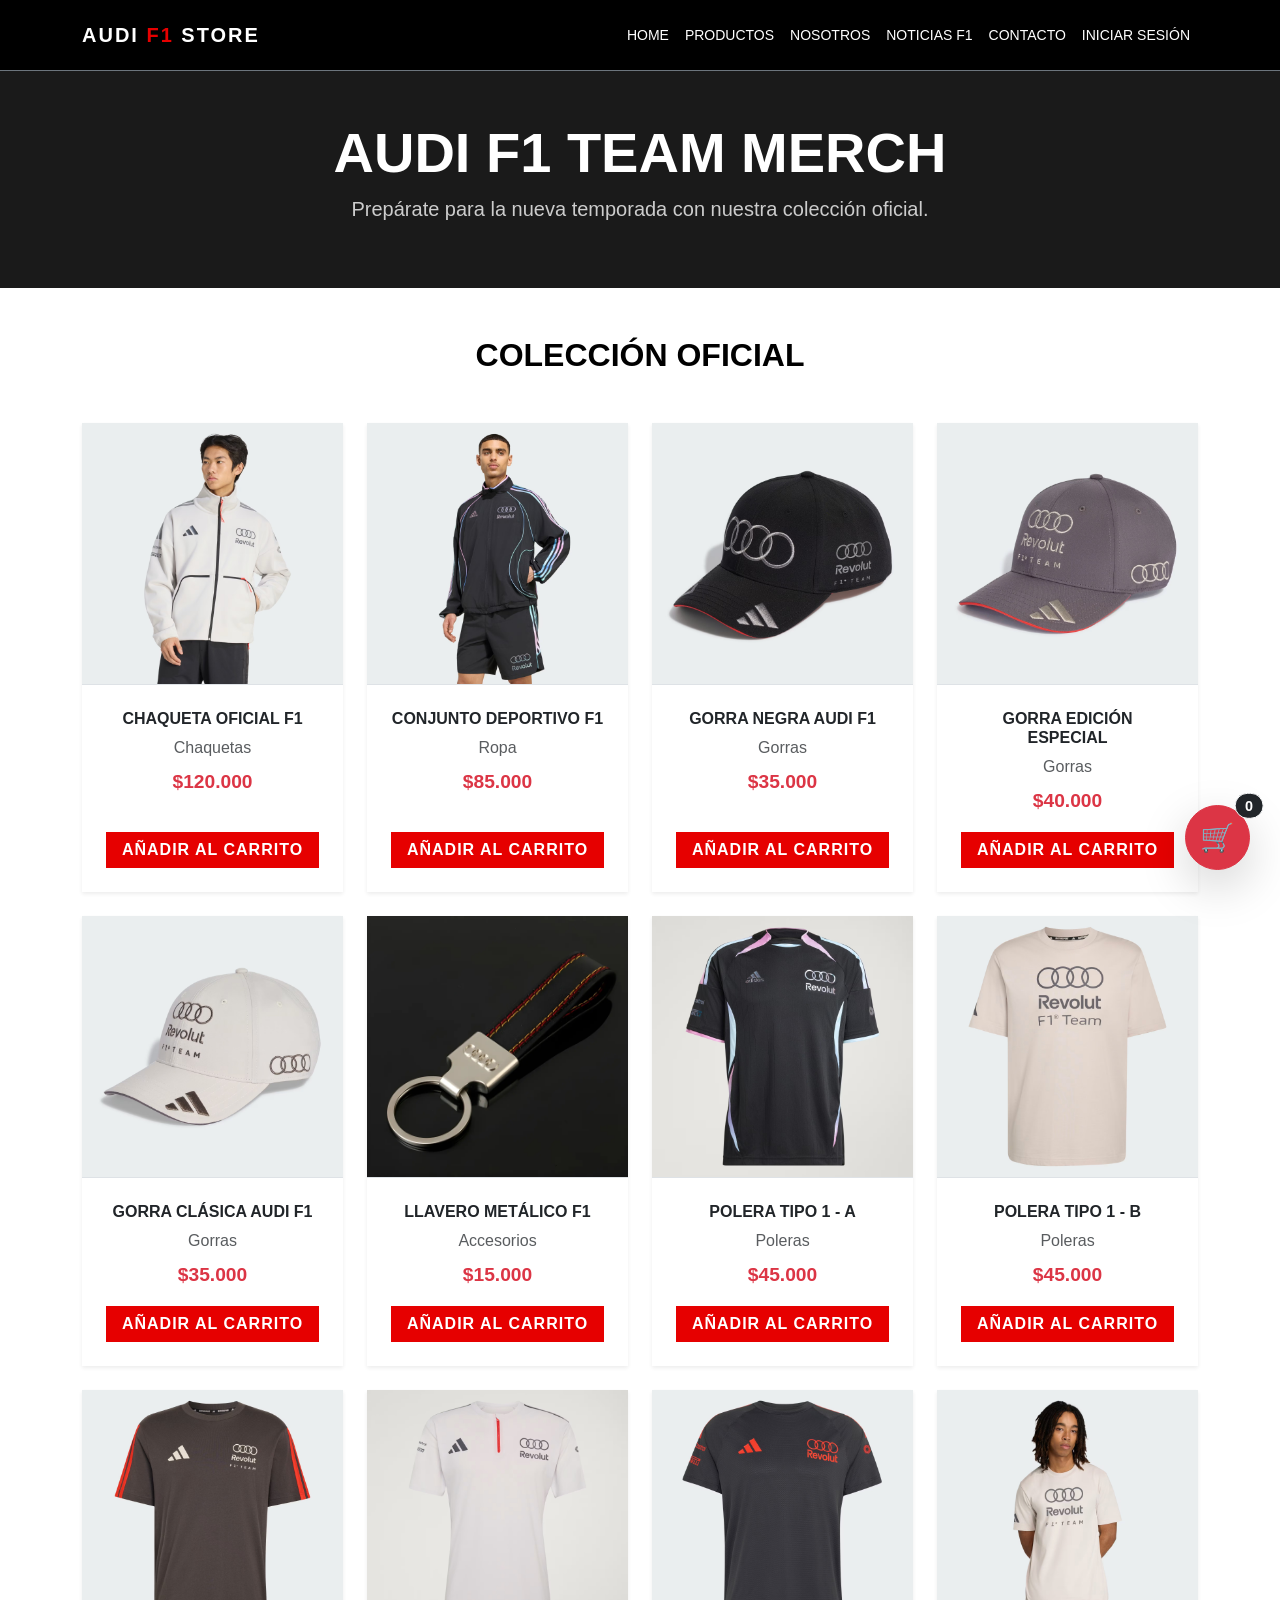
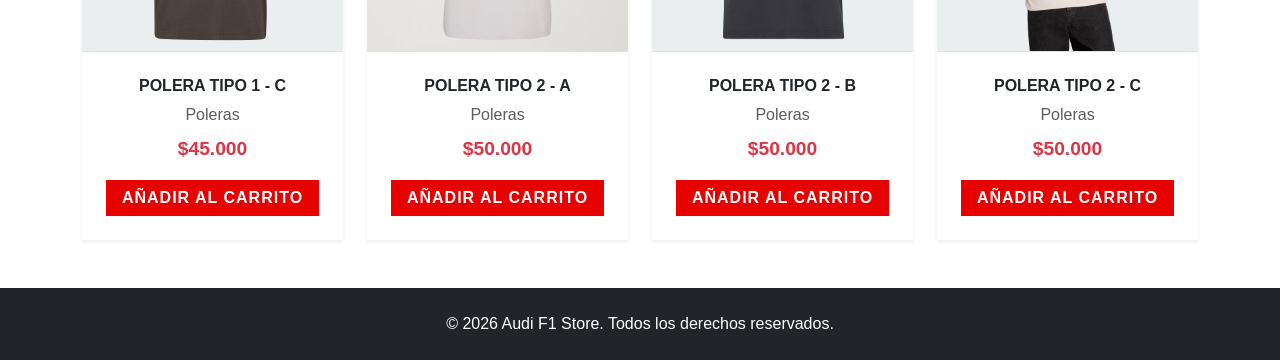
<file: index.html>
<!doctype html>

<html lang="es">
  <head>
    <!--definimos la codificacion del front en UTF-8 para compatibilidad con idioma hispanoamericano-->
    <meta charset="UTF-8" />
    <!--se definen configuraciones de la pagina-->
    <meta name="viewport" content="width=device-width, initial-scale=1.0" />

    <title>Audi F1 Store - Tienda Oficial</title>

    <!--Importamos bootstrap, luego nuestro propio style asegurando que por concepto de cascada, cuando utilicemos nuestros diseños, estos tomen mayor jerarquia-->
    <link href="https://cdn.jsdelivr.net/npm/bootstrap@5.3.3/dist/css/bootstrap.min.css" rel="stylesheet" />

    <link rel="stylesheet" href="css/styles.css" />
    <link rel="stylesheet" href="css/carrito.css" />
  </head>

  <body>
    <!-- Página principal de la tienda -->
    <header>
      <!--Aqui armamos nuestra barra superior. Usamos navbar-dark para textos blancos sobre fondos oscuros-->
      <nav class="navbar navbar-expand-lg navbar-dark border-bottom border-secondary">
        <div class="container">
          <!--  Icono inspirado en Audi F1 -->
          <a class="navbar-brand fw-bold" href="index.html">
            AUDI
            <span>F1</span>
            STORE
          </a>
          <button class="navbar-toggler" type="button" data-bs-toggle="collapse" data-bs-target="#menuTienda" aria-controls="menuTienda" aria-expanded="false" aria-label="Toggle navigation">
            <span class="navbar-toggler-icon"></span>
          </button>

          <div class="collapse navbar-collapse" id="menuTienda">
            <ul class="navbar-nav ms-auto mb-2 mb-lg-0">
              <li class="nav-item">
                <a class="nav-link active" href="index.html">Home</a>
              </li>
              <li class="nav-item">
                <a class="nav-link" href="views_tienda/productos.html">Productos</a>
              </li>
              <li class="nav-item">
                <a class="nav-link" href="views_tienda/nosotros.html">Nosotros</a>
              </li>
              <li class="nav-item">
                <a class="nav-link" href="views_tienda/blog.html">Noticias F1</a>
              </li>
              <li class="nav-item">
                <a class="nav-link" href="views_tienda/contacto.html">Contacto</a>
              </li>
              <li class="nav-item">
                <a class="nav-link" href="views_tienda/login.html">Iniciar Sesión</a>
              </li>
            </ul>
          </div>
        </div>
      </nav>
    </header>

    <!--aqui parte nuestro principal donde mostraremos los productos. La etiqueta main es clave para la semántica HTML5-->
    <main>
      <!-- Sección Hero Banner (Fondo oscuro por la clase bg-light sobreescrita en CSS) -->
      <section class="py-5 bg-light text-center">
        <div class="container">
          <h1 class="display-4 fw-bold">AUDI F1 TEAM MERCH</h1>
          <p class="lead">Prepárate para la nueva temporada con nuestra colección oficial.</p>
        </div>
      </section>

      <section class="container py-5">
        <h2 class="fw-bold text-uppercase text-center mb-5">Colección Oficial</h2>
        <!-- carrito.js inyecta aquí las tarjetas de producto -->
        <div class="row g-4" id="contenedor-productos">
          <p class="text-muted text-center">Cargando productos...</p>
        </div>
      </section>
    </main>

    <footer class="bg-dark text-white text-center py-4">
      <p class="mb-0">© 2026 Audi F1 Store. Todos los derechos reservados.</p>
    </footer>

    <!-- BURBUJA FLOTANTE DEL CARRITO -->
    <button
      class="btn btn-danger rounded-circle shadow-lg d-flex align-items-center justify-content-center btn-carrito-flotante"
      type="button"
      data-bs-toggle="offcanvas"
      data-bs-target="#offcanvasCarrito"
      aria-controls="offcanvasCarrito"
    >
      <span class="fs-3">🛒</span>
      <span id="contador-carrito" class="position-absolute top-0 start-100 translate-middle badge rounded-pill bg-dark border border-light fs-sm">0</span>
    </button>

    <!-- Burbuja/Panel lateral del carrito -->
    <div class="offcanvas offcanvas-end text-bg-dark" tabindex="-1" id="offcanvasCarrito" aria-labelledby="offcanvasCarritoLabel">
      <div class="offcanvas-header border-bottom border-secondary">
        <h5 class="offcanvas-title fw-bold" id="offcanvasCarritoLabel">TU RESUMEN</h5>
        <button type="button" class="btn-close btn-close-white" data-bs-dismiss="offcanvas" aria-label="Close"></button>
      </div>

      <div class="offcanvas-body d-flex flex-column">
        <div id="lista-carrito-burbuja" class="flex-grow-1 overflow-auto">
          <p class="text-muted text-center mt-4">Tu canasta está vacía</p>
        </div>

        <div class="mt-auto pt-3 border-top border-secondary">
          <a href="views_tienda/carrito.html" class="btn btn-danger w-100 fw-bold">VER CARRITO COMPLETO</a>
        </div>
      </div>
    </div>

    <script src="https://cdn.jsdelivr.net/npm/bootstrap@5.3.3/dist/js/bootstrap.bundle.min.js"></script>
    <script src="js/carrito.js"></script>
  </body>
</html>
</file>
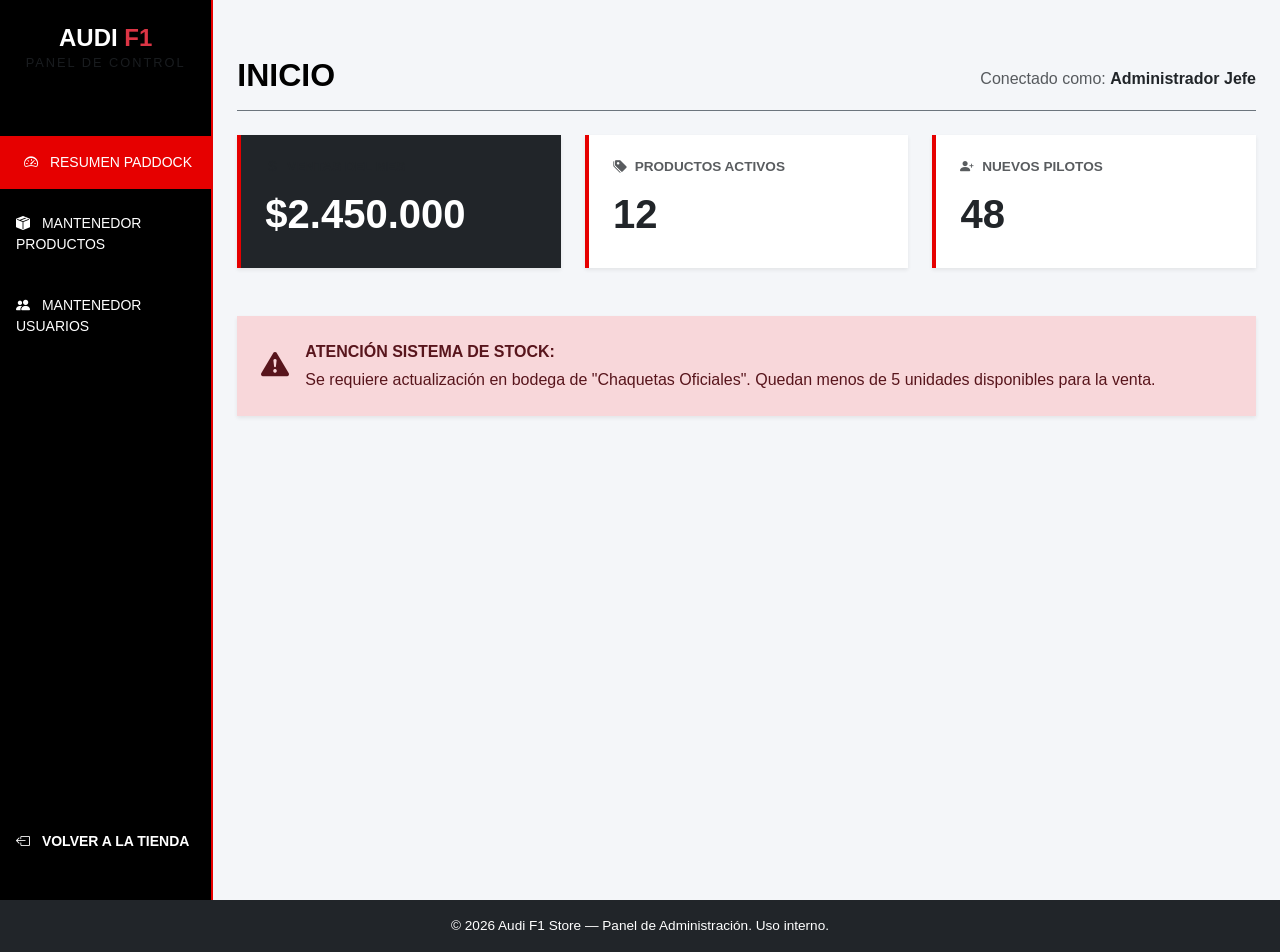
<file: views_admin/admin_home.html>
<!doctype html>
<html lang="es">
  <head>
    <meta charset="UTF-8" />
    <meta name="viewport" content="width=device-width, initial-scale=1.0" />
    <title>Dashboard - Audi F1 Admin</title>
    <!-- Importamos Bootstrap -->
    <link href="https://cdn.jsdelivr.net/npm/bootstrap@5.3.3/dist/css/bootstrap.min.css" rel="stylesheet" />
    <!-- Importamos la librería oficial de iconos de Bootstrap (Reemplazando los emojis) -->
    <link rel="stylesheet" href="https://cdn.jsdelivr.net/npm/bootstrap-icons@1.11.3/font/bootstrap-icons.min.css" />
    <link rel="stylesheet" href="../css/styles.css" />
    <link rel="stylesheet" href="../css/admin.css" />
  </head>
  <body class="admin-body">
    <div class="container-fluid">
      <div class="row">
        <!-- SIDEBAR: Menú Lateral -->
        <nav class="col-md-3 col-lg-2 d-md-block admin-sidebar sidebar px-0">
          <div class="position-sticky pt-4 d-flex flex-column vh-100">
            <div class="text-center mb-5 px-3">
              <h4 class="text-white fw-bold mb-0">
                AUDI
                <span class="text-danger">F1</span>
              </h4>
              <p class="text-muted admin-brand-subtitle">PANEL DE CONTROL</p>
            </div>

            <ul class="nav flex-column mb-auto">
              <li class="nav-item">
                <a class="nav-link active text-uppercase py-3" aria-current="page" href="admin_home.html">
                  <i class="bi bi-speedometer2 me-2"></i>
                  Resumen Paddock
                </a>
              </li>
              <li class="nav-item">
                <a class="nav-link text-uppercase py-3" href="admin_productos.html">
                  <i class="bi bi-box-seam-fill me-2"></i>
                  Mantenedor Productos
                </a>
              </li>
              <li class="nav-item">
                <a class="nav-link text-uppercase py-3" href="admin_usuarios.html">
                  <i class="bi bi-people-fill me-2"></i>
                  Mantenedor Usuarios
                </a>
              </li>
            </ul>

            <ul class="nav flex-column mt-auto mb-4">
              <li class="nav-item">
                <a class="nav-link text-danger fw-bold text-uppercase py-3" href="../index.html">
                  <i class="bi bi-box-arrow-left me-2"></i>
                  Volver a la Tienda
                </a>
              </li>
            </ul>
          </div>
        </nav>

        <!-- MAIN CONTENT -->
        <main class="col-md-9 ms-sm-auto col-lg-10 px-md-4 admin-content">
          <header class="d-flex justify-content-between flex-wrap flex-md-nowrap align-items-center pt-3 pb-2 mb-4 border-bottom border-secondary">
            <h1 class="h2 fw-bold text-uppercase">Inicio</h1>
            <div class="btn-toolbar mb-2 mb-md-0">
              <span class="text-muted">
                Conectado como:
                <strong class="text-dark">Administrador Jefe</strong>
              </span>
            </div>
          </header>

          <div class="row g-4 mb-5">
            <div class="col-md-4">
              <div class="card text-white bg-dark shadow-sm kpi-card">
                <div class="card-body p-4">
                  <h5 class="card-title text-muted text-uppercase fw-bold fs-xs">
                    <i class="bi bi-currency-dollar me-1"></i>
                    Ventas del Mes
                  </h5>
                  <p class="card-text fs-1 fw-bold mb-0">$2.450.000</p>
                </div>
              </div>
            </div>
            <div class="col-md-4">
              <div class="card bg-white shadow-sm kpi-card">
                <div class="card-body p-4">
                  <h5 class="card-title text-muted text-uppercase fw-bold fs-xs">
                    <i class="bi bi-tags-fill me-1"></i>
                    Productos Activos
                  </h5>
                  <p class="card-text fs-1 fw-bold mb-0 text-dark">12</p>
                </div>
              </div>
            </div>
            <div class="col-md-4">
              <div class="card bg-white shadow-sm kpi-card">
                <div class="card-body p-4">
                  <h5 class="card-title text-muted text-uppercase fw-bold fs-xs">
                    <i class="bi bi-person-plus-fill me-1"></i>
                    Nuevos Pilotos
                  </h5>
                  <p class="card-text fs-1 fw-bold mb-0 text-dark">48</p>
                </div>
              </div>
            </div>
          </div>

          <div class="alert alert-danger rounded-0 border-0 shadow-sm p-4 d-flex align-items-center" role="alert">
            <i class="bi bi-exclamation-triangle-fill fs-3 me-3"></i>
            <div>
              <strong class="d-block text-uppercase mb-1">Atención Sistema de Stock:</strong>
              Se requiere actualización en bodega de "Chaquetas Oficiales". Quedan menos de 5 unidades disponibles para la venta.
            </div>
          </div>
        </main>
      </div>
    </div>

    <footer class="bg-dark text-white text-center py-3">
      <p class="mb-0 fs-xs">© 2026 Audi F1 Store — Panel de Administración. Uso interno.</p>
    </footer>

    <script src="https://cdn.jsdelivr.net/npm/bootstrap@5.3.3/dist/js/bootstrap.bundle.min.js"></script>
  </body>
</html>
</file>
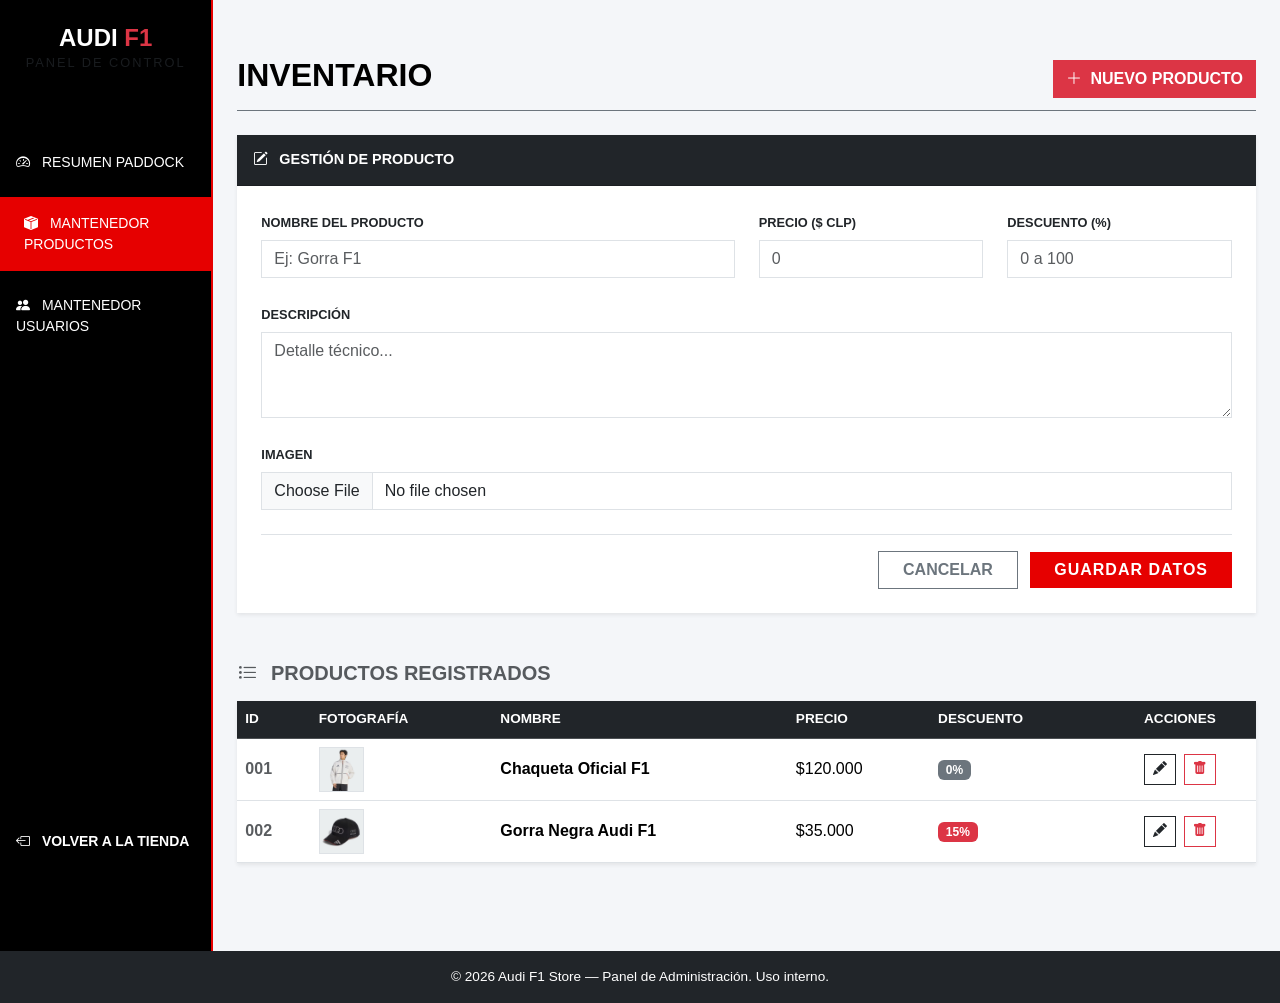
<file: views_admin/admin_productos.html>
<!doctype html>
<html lang="es">
  <head>
    <meta charset="UTF-8" />
    <meta name="viewport" content="width=device-width, initial-scale=1.0" />
    <title>Mantenedor Productos - Audi F1 Admin</title>
    <link href="https://cdn.jsdelivr.net/npm/bootstrap@5.3.3/dist/css/bootstrap.min.css" rel="stylesheet" />
    <link rel="stylesheet" href="https://cdn.jsdelivr.net/npm/bootstrap-icons@1.11.3/font/bootstrap-icons.min.css" />
    <link rel="stylesheet" href="../css/styles.css" />
    <link rel="stylesheet" href="../css/admin.css" />
  </head>
  <body class="admin-body">
    <!-- Vista de administración: menú lateral + mantenedor de productos -->
    <div class="container-fluid">
      <div class="row">
        <!-- SIDEBAR -->
        <nav class="col-md-3 col-lg-2 d-md-block admin-sidebar sidebar px-0">
          <div class="position-sticky pt-4 d-flex flex-column vh-100">
            <div class="text-center mb-5 px-3">
              <h4 class="text-white fw-bold mb-0">
                AUDI
                <span class="text-danger">F1</span>
              </h4>
              <p class="text-muted admin-brand-subtitle">PANEL DE CONTROL</p>
            </div>

            <ul class="nav flex-column mb-auto">
              <li class="nav-item">
                <a class="nav-link text-uppercase py-3" href="admin_home.html">
                  <i class="bi bi-speedometer2 me-2"></i>
                  Resumen Paddock
                </a>
              </li>
              <li class="nav-item">
                <a class="nav-link active text-uppercase py-3" aria-current="page" href="admin_productos.html">
                  <i class="bi bi-box-seam-fill me-2"></i>
                  Mantenedor Productos
                </a>
              </li>
              <li class="nav-item">
                <a class="nav-link text-uppercase py-3" href="admin_usuarios.html">
                  <i class="bi bi-people-fill me-2"></i>
                  Mantenedor Usuarios
                </a>
              </li>
            </ul>

            <ul class="nav flex-column mt-auto mb-4">
              <li class="nav-item">
                <a class="nav-link text-danger fw-bold text-uppercase py-3" href="../index.html">
                  <i class="bi bi-box-arrow-left me-2"></i>
                  Volver a la Tienda
                </a>
              </li>
            </ul>
          </div>
        </nav>

        <!-- MAIN CONTENT -->
        <main class="col-md-9 ms-sm-auto col-lg-10 px-md-4 admin-content">
          <header class="d-flex justify-content-between flex-wrap flex-md-nowrap align-items-center pt-3 pb-2 mb-4 border-bottom border-secondary">
            <h1 class="h2 fw-bold text-uppercase">Inventario</h1>
            <button class="btn btn-danger rounded-0 fw-bold">
              <i class="bi bi-plus-lg me-1"></i>
              NUEVO PRODUCTO
            </button>
          </header>

          <!-- FORMULARIO DE PRODUCTO (CRUD) -->
          <div class="card border-0 shadow-sm rounded-0 mb-5">
            <div class="card-header bg-dark text-white rounded-0 py-3">
              <h5 class="mb-0 fw-bold text-uppercase fs-sm">
                <i class="bi bi-pencil-square me-2"></i>
                Gestión de Producto
              </h5>
            </div>
            <div class="card-body p-4 bg-white">
              <div id="admin-producto-error" class="alert alert-danger d-none rounded-0 border-0" role="alert"></div>

              <form id="form-admin-producto" novalidate>
                <div class="row g-4">
                  <div class="col-md-6">
                    <label for="prod-nombre" class="form-label text-uppercase fw-bold fs-xxs">Nombre del Producto</label>
                    <input type="text" id="prod-nombre" name="prod-nombre" autocomplete="off" class="form-control rounded-0" placeholder="Ej: Gorra F1" required />
                  </div>

                  <div class="col-md-3">
                    <label for="prod-precio" class="form-label text-uppercase fw-bold fs-xxs">Precio ($ CLP)</label>
                    <input type="number" id="prod-precio" name="prod-precio" class="form-control rounded-0" placeholder="0" min="1" required />
                  </div>

                  <div class="col-md-3">
                    <label for="prod-descuento" class="form-label text-uppercase fw-bold fs-xxs">Descuento (%)</label>
                    <input type="number" id="prod-descuento" name="prod-descuento" class="form-control rounded-0" placeholder="0 a 100" min="0" max="100" />
                  </div>

                  <div class="col-md-12">
                    <label for="prod-desc" class="form-label text-uppercase fw-bold fs-xxs">Descripción</label>
                    <textarea id="prod-desc" name="prod-desc" class="form-control rounded-0" rows="3" placeholder="Detalle técnico..."></textarea>
                  </div>

                  <div class="col-md-12">
                    <label for="prod-imagen" class="form-label text-uppercase fw-bold fs-xxs">Imagen</label>
                    <input type="file" id="prod-imagen" name="prod-imagen" class="form-control rounded-0" accept="image/png, image/jpeg" required />
                  </div>
                </div>
                <div class="mt-4 text-end border-top pt-3">
                  <button type="button" class="btn btn-outline-secondary rounded-0 fw-bold me-2 px-4">CANCELAR</button>
                  <button type="submit" class="btn btn-dark rounded-0 fw-bold px-4">GUARDAR DATOS</button>
                </div>
              </form>
            </div>
          </div>

          <!-- TABLA DE LISTADO DE PRODUCTOS -->
          <h5 class="fw-bold text-uppercase mb-3 text-muted">
            <i class="bi bi-list-task me-2"></i>
            Productos Registrados
          </h5>
          <div class="table-responsive bg-white shadow-sm border-0 mb-5">
            <table class="table table-hover mb-0 align-middle">
              <thead class="table-dark">
                <tr class="text-uppercase fs-xs">
                  <th scope="col">ID</th>
                  <th scope="col">FOTOGRAFÍA</th>
                  <th scope="col">NOMBRE</th>
                  <th scope="col">PRECIO</th>
                  <th scope="col">DESCUENTO</th>
                  <th scope="col" class="text-center">ACCIONES</th>
                </tr>
              </thead>
              <tbody>
                <tr>
                  <td class="fw-bold text-muted">001</td>
                  <td><img src="../img/Chaqueta_1.jpeg" alt="Chaqueta" class="border admin-thumb" /></td>
                  <td class="fw-bold">Chaqueta Oficial F1</td>
                  <td>$120.000</td>
                  <td><span class="badge bg-secondary">0%</span></td>
                  <td class="text-center">
                    <button class="btn btn-sm btn-outline-dark rounded-0 me-1" title="Editar"><i class="bi bi-pencil-fill"></i></button>
                    <button class="btn btn-sm btn-outline-danger rounded-0" title="Eliminar"><i class="bi bi-trash-fill"></i></button>
                  </td>
                </tr>
                <tr>
                  <td class="fw-bold text-muted">002</td>
                  <td><img src="../img/Gorra1.jpeg" alt="Gorra" class="border admin-thumb" /></td>
                  <td class="fw-bold">Gorra Negra Audi F1</td>
                  <td>$35.000</td>
                  <td><span class="badge bg-danger">15%</span></td>
                  <td class="text-center">
                    <button class="btn btn-sm btn-outline-dark rounded-0 me-1" title="Editar"><i class="bi bi-pencil-fill"></i></button>
                    <button class="btn btn-sm btn-outline-danger rounded-0" title="Eliminar"><i class="bi bi-trash-fill"></i></button>
                  </td>
                </tr>
              </tbody>
            </table>
          </div>
        </main>
      </div>
    </div>

    <footer class="bg-dark text-white text-center py-3">
      <p class="mb-0 fs-xs">© 2026 Audi F1 Store — Panel de Administración. Uso interno.</p>
    </footer>

    <script src="https://cdn.jsdelivr.net/npm/bootstrap@5.3.3/dist/js/bootstrap.bundle.min.js"></script>
    <script src="../js/admin_validaciones.js"></script>
  </body>
</html>
</file>
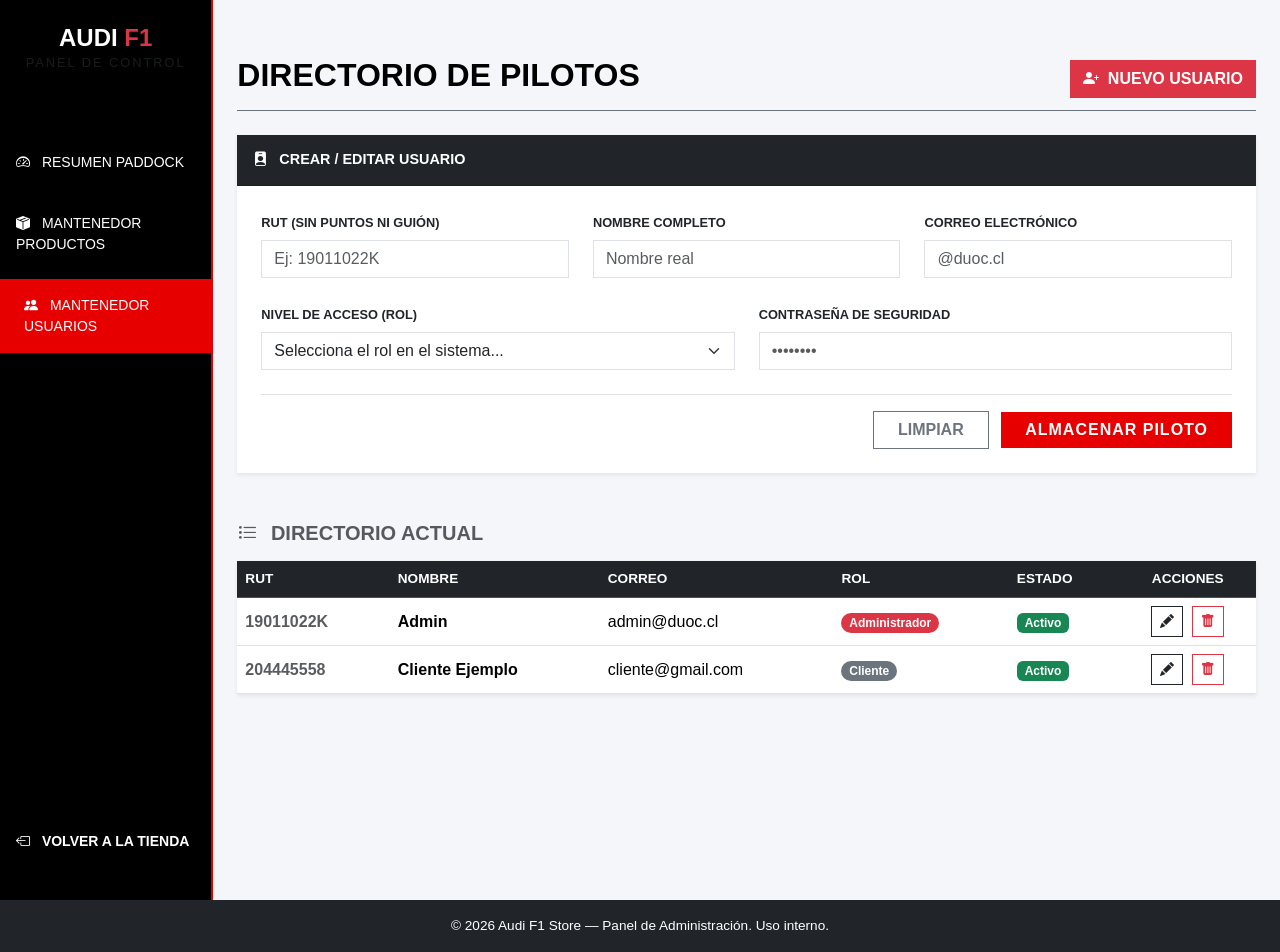
<file: views_admin/admin_usuarios.html>
<!doctype html>
<html lang="es">
  <head>
    <meta charset="UTF-8" />
    <meta name="viewport" content="width=device-width, initial-scale=1.0" />
    <title>Mantenedor Usuarios - Audi F1 Admin</title>
    <link href="https://cdn.jsdelivr.net/npm/bootstrap@5.3.3/dist/css/bootstrap.min.css" rel="stylesheet" />
    <link rel="stylesheet" href="https://cdn.jsdelivr.net/npm/bootstrap-icons@1.11.3/font/bootstrap-icons.min.css" />
    <link rel="stylesheet" href="../css/styles.css" />
    <link rel="stylesheet" href="../css/admin.css" />
  </head>
  <body class="admin-body">
    <div class="container-fluid">
      <div class="row">
        <!-- SIDEBAR: Navegación Lateral Dinámica -->
        <nav class="col-md-3 col-lg-2 d-md-block admin-sidebar sidebar px-0">
          <div class="position-sticky pt-4 d-flex flex-column vh-100">
            <div class="text-center mb-5 px-3">
              <h4 class="text-white fw-bold mb-0">
                AUDI
                <span class="text-danger">F1</span>
              </h4>
              <p class="text-muted admin-brand-subtitle">PANEL DE CONTROL</p>
            </div>

            <ul class="nav flex-column mb-auto">
              <li class="nav-item">
                <a class="nav-link text-uppercase py-3" href="admin_home.html">
                  <i class="bi bi-speedometer2 me-2"></i>
                  Resumen Paddock
                </a>
              </li>
              <li class="nav-item">
                <a class="nav-link text-uppercase py-3" href="admin_productos.html">
                  <i class="bi bi-box-seam-fill me-2"></i>
                  Mantenedor Productos
                </a>
              </li>
              <li class="nav-item">
                <a class="nav-link active text-uppercase py-3" aria-current="page" href="admin_usuarios.html">
                  <i class="bi bi-people-fill me-2"></i>
                  Mantenedor Usuarios
                </a>
              </li>
            </ul>

            <ul class="nav flex-column mt-auto mb-4">
              <li class="nav-item">
                <a class="nav-link text-danger fw-bold text-uppercase py-3" href="../index.html">
                  <i class="bi bi-box-arrow-left me-2"></i>
                  Volver a la Tienda
                </a>
              </li>
            </ul>
          </div>
        </nav>

        <!-- MAIN CONTENT -->
        <main class="col-md-9 ms-sm-auto col-lg-10 px-md-4 admin-content">
          <header class="d-flex justify-content-between flex-wrap flex-md-nowrap align-items-center pt-3 pb-2 mb-4 border-bottom border-secondary">
            <h1 class="h2 fw-bold text-uppercase">Directorio de Pilotos</h1>
            <button class="btn btn-danger rounded-0 fw-bold">
              <i class="bi bi-person-plus-fill me-1"></i>
              NUEVO USUARIO
            </button>
          </header>

          <!-- FORMULARIO DE USUARIO (CRUD) -->
          <div class="card border-0 shadow-sm rounded-0 mb-5">
            <div class="card-header bg-dark text-white rounded-0 py-3">
              <h5 class="mb-0 fw-bold text-uppercase fs-sm">
                <i class="bi bi-person-badge-fill me-2"></i>
                Crear / Editar Usuario
              </h5>
            </div>
            <div class="card-body p-4 bg-white">
              <div id="admin-usuario-error" class="alert alert-danger d-none rounded-0 border-0" role="alert"></div>

              <form id="form-admin-usuario" novalidate>
                <div class="row g-4">
                  <div class="col-md-4">
                    <label for="usr-rut" class="form-label text-uppercase fw-bold fs-xxs">RUT (Sin puntos ni guión)</label>
                    <input type="text" id="usr-rut" name="usr-rut" autocomplete="off" class="form-control rounded-0" placeholder="Ej: 19011022K" required />
                  </div>
                  <div class="col-md-4">
                    <label for="usr-nombre" class="form-label text-uppercase fw-bold fs-xxs">Nombre Completo</label>
                    <input type="text" id="usr-nombre" name="usr-nombre" autocomplete="name" class="form-control rounded-0" placeholder="Nombre real" required />
                  </div>
                  <div class="col-md-4">
                    <label for="usr-correo" class="form-label text-uppercase fw-bold fs-xxs">Correo Electrónico</label>
                    <input type="email" id="usr-correo" name="usr-correo" autocomplete="email" class="form-control rounded-0" placeholder="@duoc.cl" required />
                  </div>
                  <div class="col-md-6">
                    <label for="usr-rol" class="form-label text-uppercase fw-bold fs-xxs">Nivel de Acceso (Rol)</label>
                    <select id="usr-rol" name="usr-rol" class="form-select rounded-0" required>
                      <option selected disabled>Selecciona el rol en el sistema...</option>
                      <option value="Administrador">Administrador (Control Total)</option>
                      <option value="Cliente">Cliente Estándar</option>
                    </select>
                  </div>
                  <div class="col-md-6">
                    <label for="usr-pass" class="form-label text-uppercase fw-bold fs-xxs">Contraseña de Seguridad</label>
                    <input type="password" id="usr-pass" name="usr-pass" autocomplete="new-password" class="form-control rounded-0" placeholder="••••••••" required />
                  </div>
                </div>
                <div class="mt-4 text-end border-top pt-3">
                  <button type="button" class="btn btn-outline-secondary rounded-0 fw-bold me-2 px-4">LIMPIAR</button>
                  <button type="submit" class="btn btn-dark rounded-0 fw-bold px-4">ALMACENAR PILOTO</button>
                </div>
              </form>
            </div>
          </div>

          <!-- TABLA DE LISTADO DE USUARIOS -->
          <h5 class="fw-bold text-uppercase mb-3 text-muted">
            <i class="bi bi-list-task me-2"></i>
            Directorio Actual
          </h5>
          <div class="table-responsive bg-white shadow-sm border-0 mb-5">
            <table class="table table-hover mb-0 align-middle">
              <thead class="table-dark">
                <tr class="text-uppercase fs-xs">
                  <th scope="col">RUT</th>
                  <th scope="col">NOMBRE</th>
                  <th scope="col">CORREO</th>
                  <th scope="col">ROL</th>
                  <th scope="col">ESTADO</th>
                  <th scope="col" class="text-center">ACCIONES</th>
                </tr>
              </thead>
              <tbody>
                <tr>
                  <td class="fw-bold text-muted">19011022K</td>
                  <td class="fw-bold">Admin</td>
                  <td>admin@duoc.cl</td>
                  <td><span class="badge bg-danger rounded-pill">Administrador</span></td>
                  <td><span class="badge bg-success">Activo</span></td>
                  <td class="text-center">
                    <button class="btn btn-sm btn-outline-dark rounded-0 me-1" title="Editar"><i class="bi bi-pencil-fill"></i></button>
                    <button class="btn btn-sm btn-outline-danger rounded-0" title="Eliminar"><i class="bi bi-trash-fill"></i></button>
                  </td>
                </tr>
                <tr>
                  <td class="fw-bold text-muted">204445558</td>
                  <td class="fw-bold">Cliente Ejemplo</td>
                  <td>cliente@gmail.com</td>
                  <td><span class="badge bg-secondary rounded-pill">Cliente</span></td>
                  <td><span class="badge bg-success">Activo</span></td>
                  <td class="text-center">
                    <button class="btn btn-sm btn-outline-dark rounded-0 me-1" title="Editar"><i class="bi bi-pencil-fill"></i></button>
                    <button class="btn btn-sm btn-outline-danger rounded-0" title="Eliminar"><i class="bi bi-trash-fill"></i></button>
                  </td>
                </tr>
              </tbody>
            </table>
          </div>
        </main>
      </div>
    </div>

    <footer class="bg-dark text-white text-center py-3">
      <p class="mb-0 fs-xs">© 2026 Audi F1 Store — Panel de Administración. Uso interno.</p>
    </footer>

    <script src="https://cdn.jsdelivr.net/npm/bootstrap@5.3.3/dist/js/bootstrap.bundle.min.js"></script>
    <script src="../js/admin_validaciones.js"></script>
  </body>
</html>
</file>
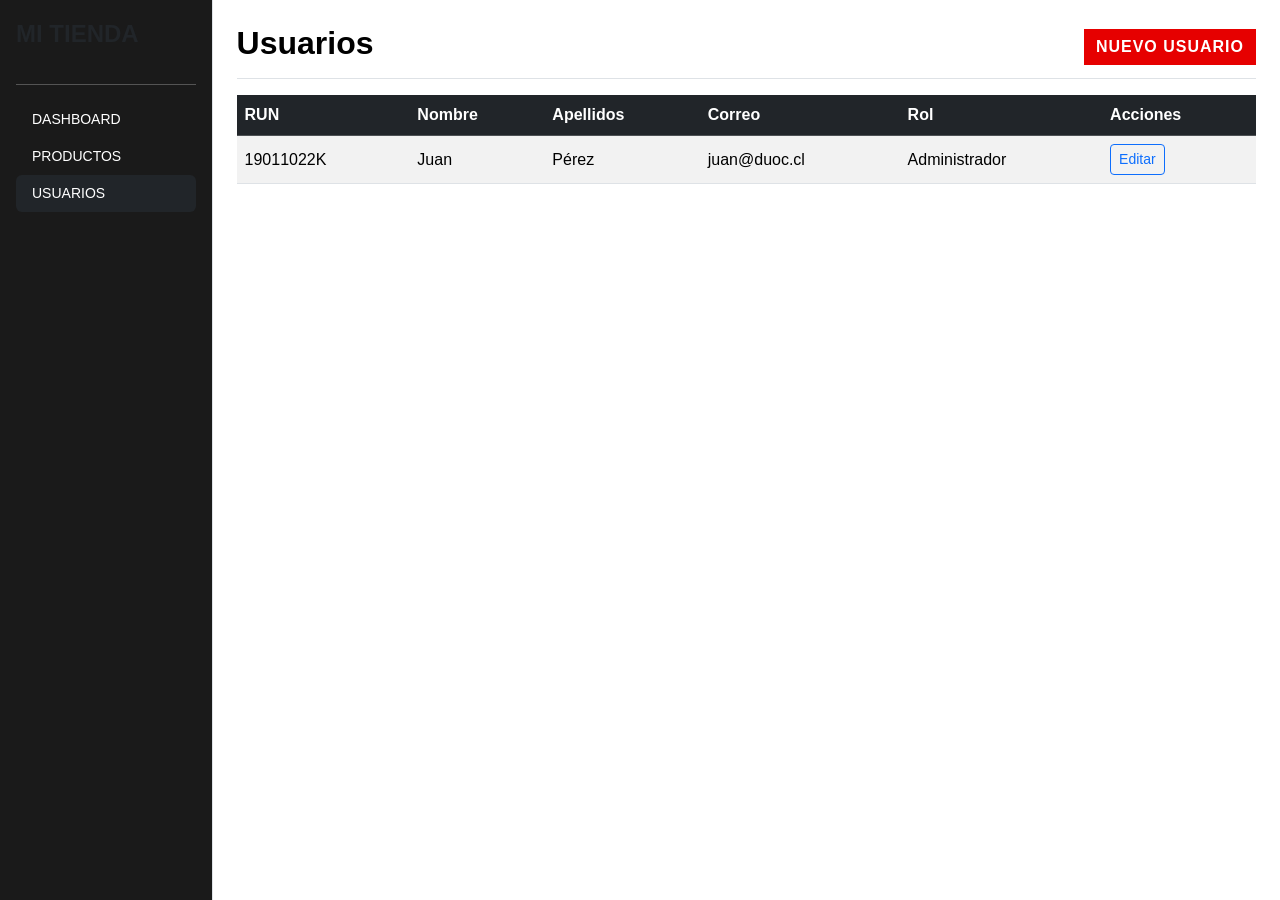
<file: views_admin/usuarios_listar.html>
<!doctype html>
<html lang="es">
  <head>
    <meta charset="UTF-8" />
    <meta name="viewport" content="width=device-width, initial-scale=1.0" />
    <title>Listado de Usuarios - Admin</title>
    <link
      href="https://cdn.jsdelivr.net/npm/bootstrap@5.3.3/dist/css/bootstrap.min.css"
      rel="stylesheet"
    />
    <link rel="stylesheet" href="../css/styles.css" />
  </head>
  <body>
    <div class="d-flex vh-100">
      <!-- Menú Lateral -->
      <aside
        class="sidebar bg-light border-end d-flex flex-column p-3"
        style="width: 250px"
      >
        <a
          href="home.html"
          class="fs-4 fw-bold text-dark text-decoration-none mb-3"
          >MI TIENDA</a
        >
        <hr />
        <ul class="nav nav-pills flex-column mb-auto">
          <li class="nav-item">
            <a href="home.html" class="nav-link text-dark">Dashboard</a>
          </li>
          <li>
            <a href="productos_listar.html" class="nav-link text-dark"
              >Productos</a
            >
          </li>
          <li>
            <a href="usuarios_listar.html" class="nav-link active bg-dark"
              >Usuarios</a
            >
          </li>
        </ul>
      </aside>

      <main class="content p-4 w-100 bg-white overflow-auto">
        <div
          class="d-flex justify-content-between align-items-center border-bottom pb-2 mb-3"
        >
          <h1 class="h2 fw-bold">Usuarios</h1>
          <a href="usuario_nuevo.html" class="btn btn-dark rounded-0"
            >NUEVO USUARIO</a
          >
        </div>

        <div class="table-responsive">
          <table class="table table-striped table-hover align-middle">
            <thead class="table-dark">
              <tr>
                <th>RUN</th>
                <th>Nombre</th>
                <th>Apellidos</th>
                <th>Correo</th>
                <th>Rol</th>
                <th>Acciones</th>
              </tr>
            </thead>
            <tbody>
              <tr>
                <td>19011022K</td>
                <td>Juan</td>
                <td>Pérez</td>
                <td>juan@duoc.cl</td>
                <td>Administrador</td>
                <td>
                  <button class="btn btn-sm btn-outline-primary">Editar</button>
                </td>
              </tr>
            </tbody>
          </table>
        </div>
      </main>
    </div>
  </body>
</html>
</file>
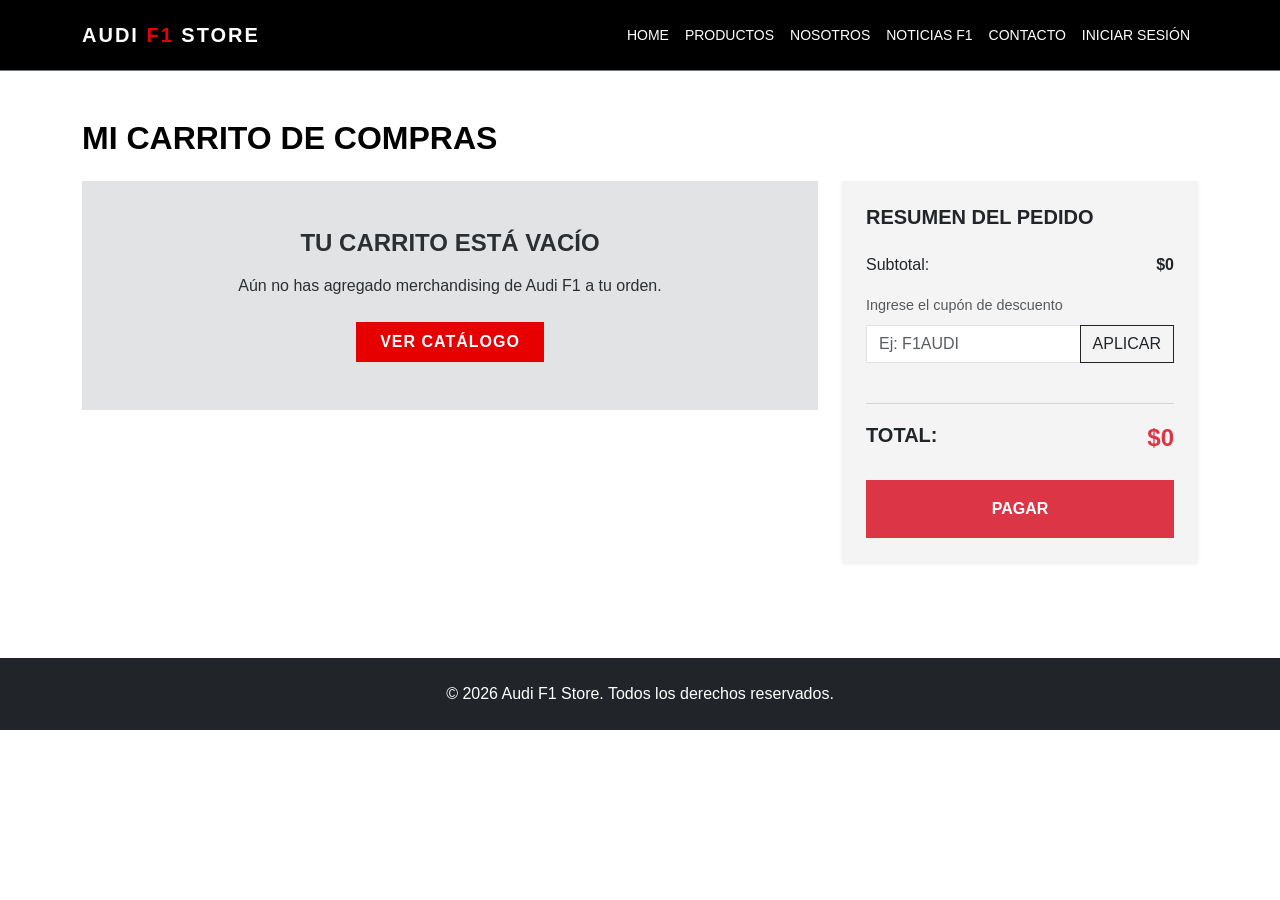
<file: views_tienda/carrito.html>
<!doctype html>
<html lang="es">
  <head>
    <meta charset="UTF-8" />
    <meta name="viewport" content="width=device-width, initial-scale=1.0" />
    <title>Mi Carrito - Audi F1 Store</title>
    <!-- Importamos Bootstrap -->
    <link href="https://cdn.jsdelivr.net/npm/bootstrap@5.3.3/dist/css/bootstrap.min.css" rel="stylesheet" />
    <!-- Importamos nuestros estilos personalizados -->
    <link rel="stylesheet" href="../css/styles.css" />
    <link rel="stylesheet" href="../css/carrito.css" />
  </head>

  <body>
    <header>
      <nav class="navbar navbar-expand-lg navbar-dark border-bottom border-secondary">
        <div class="container">
          <!-- Logo Audi F1 -->
          <a class="navbar-brand fw-bold" href="../index.html">
            AUDI
            <span>F1</span>
            STORE
          </a>
          <button class="navbar-toggler" type="button" data-bs-toggle="collapse" data-bs-target="#menuTienda" aria-controls="menuTienda" aria-expanded="false" aria-label="Toggle navigation">
            <span class="navbar-toggler-icon"></span>
          </button>

          <div class="collapse navbar-collapse" id="menuTienda">
            <!-- Enlaces ajustados para la carpeta views_tienda -->
            <ul class="navbar-nav ms-auto mb-2 mb-lg-0">
              <li class="nav-item">
                <a class="nav-link" href="../index.html">Home</a>
              </li>
              <li class="nav-item">
                <a class="nav-link" href="productos.html">Productos</a>
              </li>
              <li class="nav-item">
                <a class="nav-link" href="nosotros.html">Nosotros</a>
              </li>
              <li class="nav-item">
                <a class="nav-link" href="blog.html">Noticias F1</a>
              </li>
              <li class="nav-item">
                <a class="nav-link" href="contacto.html">Contacto</a>
              </li>
              <li class="nav-item">
                <a class="nav-link" href="login.html">Iniciar Sesión</a>
              </li>
            </ul>
          </div>
        </div>
      </nav>
    </header>

    <main class="container py-5">
      <h2 class="fw-bold mb-4">MI CARRITO DE COMPRAS</h2>

      <div class="row g-4">
        <!-- Columna Izquierda: Listado de Productos -->
        <div class="col-lg-8" id="items-carrito-page">
          <!-- Javascript inyectará los productos aquí -->
          <p class="text-muted">Cargando carrito...</p>
        </div>

        <!-- Columna Derecha: Recuadro de Resumen y Pago -->
        <div class="col-lg-4">
          <div class="card border-0 shadow-sm bg-light p-4 carrito-resumen-card">
            <h5 class="fw-bold mb-4 text-dark">RESUMEN DEL PEDIDO</h5>

            <div class="d-flex justify-content-between mb-3 text-dark">
              <span>Subtotal:</span>
              <span id="subtotal-carrito" class="fw-bold">$0</span>
            </div>

            <!-- Cupón de descuento -->
            <div class="mb-4">
              <label for="cupon" class="form-label text-muted carrito-cupon-label">Ingrese el cupón de descuento</label>
              <div class="input-group">
                <input type="text" id="cupon" name="cupon" autocomplete="off" class="form-control rounded-0" placeholder="Ej: F1AUDI" />
                <button class="btn btn-outline-dark rounded-0" type="button" data-accion="aplicar-cupon">APLICAR</button>
              </div>
            </div>

            <hr class="border-secondary" />

            <div class="d-flex justify-content-between mb-4">
              <span class="fw-bold text-dark fs-5">TOTAL:</span>
              <span class="fw-bold fs-4 text-danger" id="total-carrito">$0</span>
            </div>

            <!-- Botón de Pagar -->
            <button class="btn btn-danger w-100 fw-bold py-3 rounded-0" data-accion="pagar">PAGAR</button>
          </div>
        </div>
      </div>
    </main>

    <footer class="bg-dark text-white text-center py-4 mt-5">
      <p class="mb-0">© 2026 Audi F1 Store. Todos los derechos reservados.</p>
    </footer>

    <script src="https://cdn.jsdelivr.net/npm/bootstrap@5.3.3/dist/js/bootstrap.bundle.min.js"></script>
    <script src="../js/carrito.js"></script>
  </body>
</html>
</file>
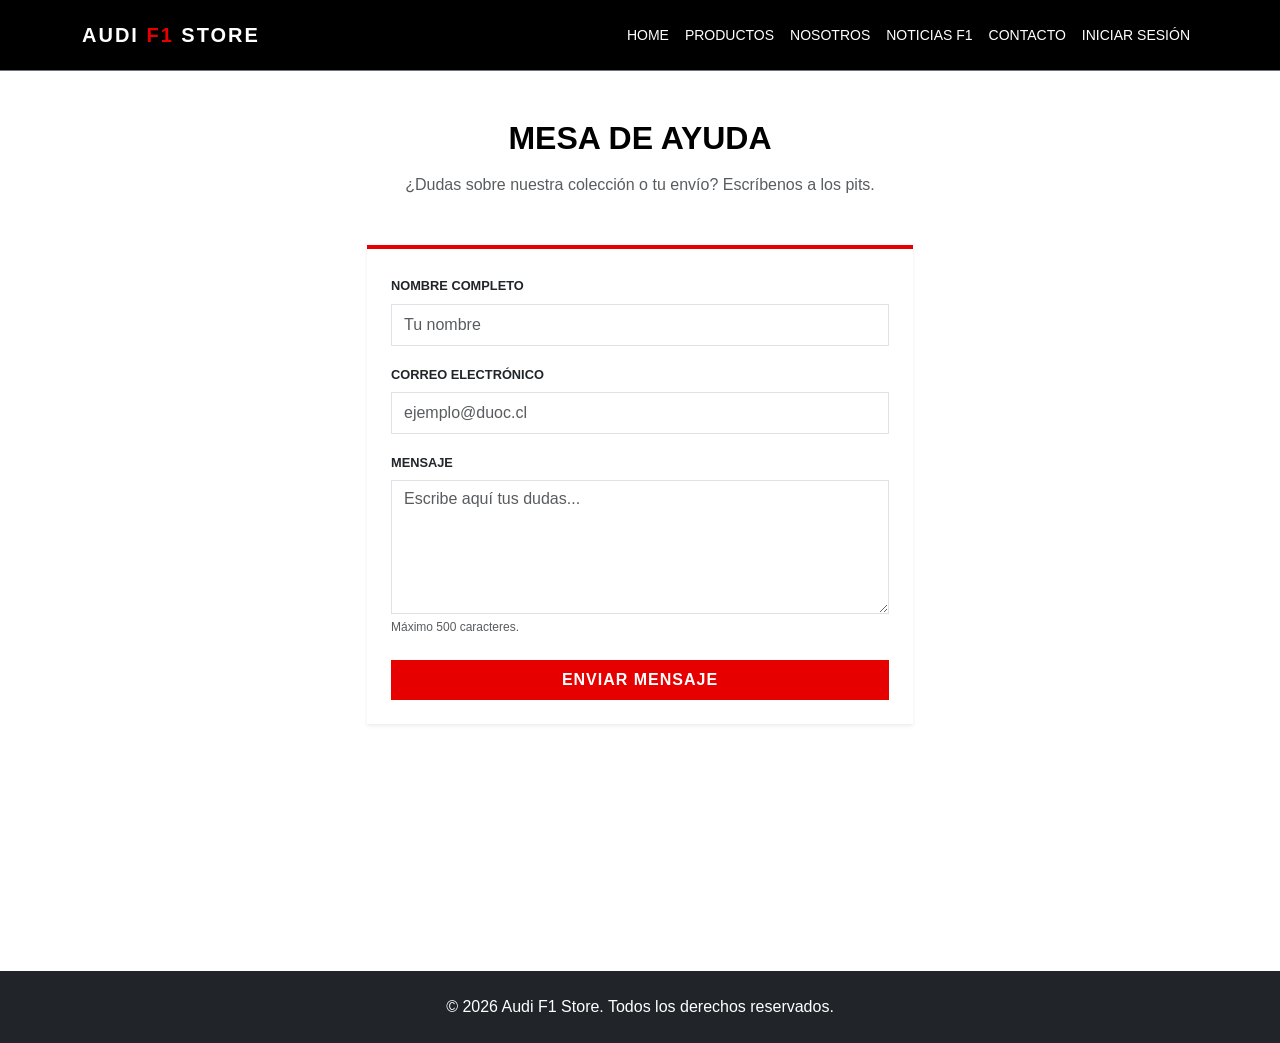
<file: views_tienda/contacto.html>
<!doctype html>
<html lang="es">
  <head>
    <meta charset="UTF-8" />
    <meta name="viewport" content="width=device-width, initial-scale=1.0" />
    <title>Contacto - Audi F1 Store</title>
    <link href="https://cdn.jsdelivr.net/npm/bootstrap@5.3.3/dist/css/bootstrap.min.css" rel="stylesheet" />
    <link rel="stylesheet" href="../css/styles.css" />
  </head>

  <body>
    <header>
      <nav class="navbar navbar-expand-lg navbar-dark border-bottom border-secondary">
        <div class="container">
          <a class="navbar-brand fw-bold" href="../index.html">
            AUDI
            <span>F1</span>
            STORE
          </a>
          <button class="navbar-toggler" type="button" data-bs-toggle="collapse" data-bs-target="#menuTienda" aria-controls="menuTienda" aria-expanded="false" aria-label="Toggle navigation">
            <span class="navbar-toggler-icon"></span>
          </button>

          <div class="collapse navbar-collapse" id="menuTienda">
            <ul class="navbar-nav ms-auto mb-2 mb-lg-0">
              <li class="nav-item"><a class="nav-link" href="../index.html">Home</a></li>
              <li class="nav-item"><a class="nav-link" href="productos.html">Productos</a></li>
              <li class="nav-item"><a class="nav-link" href="nosotros.html">Nosotros</a></li>
              <li class="nav-item"><a class="nav-link" href="blog.html">Noticias F1</a></li>
              <li class="nav-item"><a class="nav-link active" href="contacto.html">Contacto</a></li>
              <li class="nav-item"><a class="nav-link" href="login.html">Iniciar Sesión</a></li>
            </ul>
          </div>
        </div>
      </nav>
    </header>

    <main class="container py-5 min-vh-100">
      <h2 class="fw-bold mb-3 text-center text-uppercase">MESA DE AYUDA</h2>
      <p class="text-center text-muted mb-5">¿Dudas sobre nuestra colección o tu envío? Escríbenos a los pits.</p>

      <div class="row justify-content-center">
        <div class="col-12 col-md-8 col-lg-6">
          <div class="card border-0 shadow-sm p-4 bg-white card-top-accent">
            <div id="contacto-error-msg" class="alert alert-danger d-none fs-xs" role="alert"></div>

            <form id="form-contacto" novalidate>
              <div class="mb-3">
                <label for="nombre-contacto" class="form-label text-uppercase fw-bold fs-xxs">Nombre Completo</label>
                <input type="text" id="nombre-contacto" name="nombre-contacto" autocomplete="name" class="form-control rounded-0 py-2" placeholder="Tu nombre" required />
              </div>

              <div class="mb-3">
                <label for="correo-contacto" class="form-label text-uppercase fw-bold fs-xxs">Correo Electrónico</label>
                <input type="email" id="correo-contacto" name="correo-contacto" autocomplete="email" list="dominios-correo" class="form-control rounded-0 py-2" placeholder="ejemplo@duoc.cl" required />
                <datalist id="dominios-correo">
                  <option value="@duoc.cl"></option>
                  <option value="@profesor.duoc.cl"></option>
                  <option value="@gmail.com"></option>
                </datalist>
              </div>

              <div class="mb-4">
                <label for="comentario-contacto" class="form-label text-uppercase fw-bold fs-xxs">Mensaje</label>
                <textarea id="comentario-contacto" name="comentario-contacto" maxlength="500" class="form-control rounded-0" rows="5" placeholder="Escribe aquí tus dudas..." required></textarea>
                <div class="form-text fs-tiny">Máximo 500 caracteres.</div>
              </div>

              <button type="submit" class="btn btn-dark w-100 fw-bold py-2 rounded-0">ENVIAR MENSAJE</button>
            </form>
          </div>
        </div>
      </div>
    </main>

    <footer class="bg-dark text-white text-center py-4 mt-auto">
      <p class="mb-0">© 2026 Audi F1 Store. Todos los derechos reservados.</p>
    </footer>

    <script src="https://cdn.jsdelivr.net/npm/bootstrap@5.3.3/dist/js/bootstrap.bundle.min.js"></script>
    <script src="../js/validaciones.js"></script>
  </body>
</html>
</file>
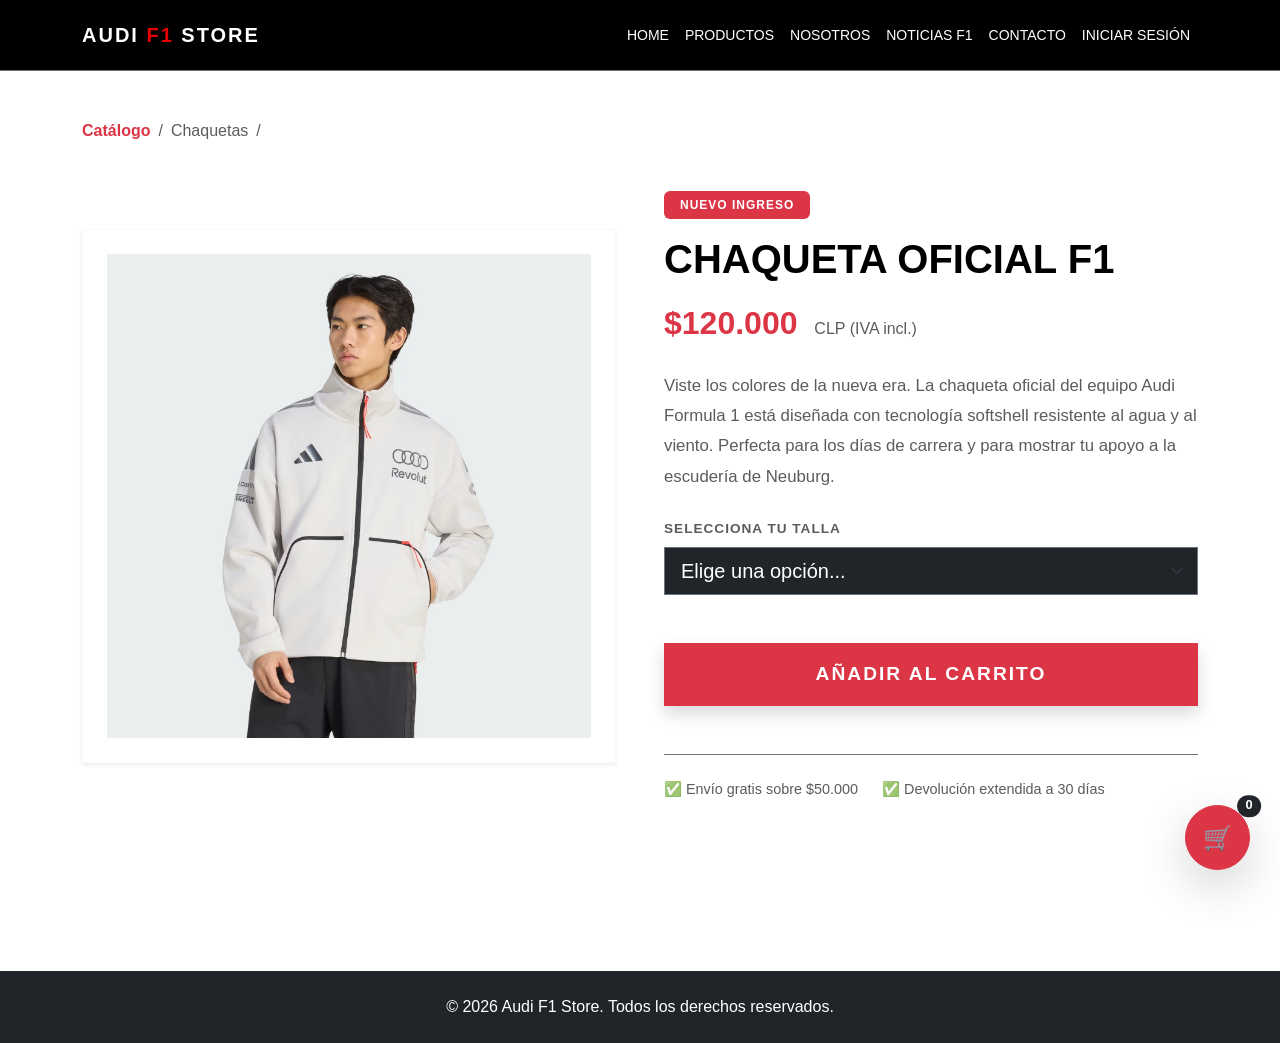
<file: views_tienda/detalle_producto.html>
<!doctype html>
<html lang="es">
  <head>
    <meta charset="UTF-8" />
    <meta name="viewport" content="width=device-width, initial-scale=1.0" />
    <title>Detalle de Producto - Audi F1 Store</title>
    <link href="https://cdn.jsdelivr.net/npm/bootstrap@5.3.3/dist/css/bootstrap.min.css" rel="stylesheet" />
    <link rel="stylesheet" href="../css/styles.css" />
    <link rel="stylesheet" href="../css/carrito.css" />
  </head>
  <body>
    <header>
      <nav class="navbar navbar-expand-lg navbar-dark border-bottom border-secondary">
        <div class="container">
          <a class="navbar-brand fw-bold" href="../index.html">
            AUDI
            <span>F1</span>
            STORE
          </a>
          <button class="navbar-toggler" type="button" data-bs-toggle="collapse" data-bs-target="#menuTienda" aria-controls="menuTienda" aria-expanded="false" aria-label="Toggle navigation">
            <span class="navbar-toggler-icon"></span>
          </button>

          <div class="collapse navbar-collapse" id="menuTienda">
            <ul class="navbar-nav ms-auto mb-2 mb-lg-0">
              <li class="nav-item"><a class="nav-link" href="../index.html">Home</a></li>
              <li class="nav-item"><a class="nav-link active" href="productos.html">Productos</a></li>
              <li class="nav-item"><a class="nav-link" href="nosotros.html">Nosotros</a></li>
              <li class="nav-item"><a class="nav-link" href="blog.html">Noticias F1</a></li>
              <li class="nav-item"><a class="nav-link" href="contacto.html">Contacto</a></li>
              <li class="nav-item"><a class="nav-link" href="login.html">Iniciar Sesión</a></li>
            </ul>
          </div>
        </div>
      </nav>
    </header>

    <main class="container py-5 min-vh-100">
      <!-- Breadcrumb (Migas de pan para navegación) -->
      <nav aria-label="breadcrumb" class="mb-5">
        <ol class="breadcrumb">
          <li class="breadcrumb-item"><a href="productos.html" class="text-danger fw-bold text-decoration-none">Catálogo</a></li>
          <li class="breadcrumb-item"><span id="det-categoria" class="text-muted">Categoría</span></li>
          <li class="breadcrumb-item active text-white" aria-current="page" id="det-breadcrumb-nombre">Producto</li>
        </ol>
      </nav>

      <div class="row g-5 align-items-center">
        <!-- Columna Izquierda: Imagen Gigante -->
        <div class="col-md-6">
          <div class="bg-white p-4 shadow-sm border border-light text-center h-100 d-flex justify-content-center align-items-center">
            <img id="det-img" src="../img/Chaqueta_1.jpeg" alt="Producto Audi F1" class="img-fluid rounded-0 detalle-img" />
          </div>
        </div>

        <!-- Columna Derecha: Información y Compra -->
        <div class="col-md-6">
          <span class="badge bg-danger mb-3 px-3 py-2 text-uppercase ls-1">Nuevo Ingreso</span>
          <h1 id="det-nombre" class="fw-bold text-uppercase mb-3 detalle-titulo">Producto</h1>
          <p class="fs-2 fw-bold text-danger mb-4">
            <span id="det-precio">$0</span>
            <span class="fs-6 text-muted fw-normal ms-2">CLP (IVA incl.)</span>
          </p>

          <p class="text-muted mb-4 detalle-desc">
            Viste los colores de la nueva era. La chaqueta oficial del equipo Audi Formula 1 está diseñada con tecnología softshell resistente al agua y al viento. Perfecta para los días de carrera y para mostrar tu apoyo a la escudería de Neuburg.
          </p>

          <!-- Selector de Tallas (Visual/Estético) -->
          <div class="mb-5">
            <label class="form-label text-uppercase fw-bold text-muted fs-xs ls-1">Selecciona tu talla</label>
            <select class="form-select form-select-lg rounded-0 border-secondary bg-dark text-white shadow-none" aria-label="Selector de talla">
              <option selected disabled>Elige una opción...</option>
              <option value="S">S - Small</option>
              <option value="M">M - Medium</option>
              <option value="L">L - Large</option>
              <option value="XL">XL - Extra Large</option>
            </select>
          </div>

          <!-- El id del producto lo asigna el script según el parámetro ?id= de la URL -->
          <button id="det-btn" class="btn btn-danger w-100 fw-bold py-3 mb-4 rounded-0 text-uppercase shadow btn-detalle-comprar">Añadir al Carrito</button>

          <!-- Perks / Garantías -->
          <div class="d-flex align-items-center text-muted border-top border-secondary pt-4 mt-4 detalle-perks">
            <span class="me-4">✅ Envío gratis sobre $50.000</span>
            <span>✅ Devolución extendida a 30 días</span>
          </div>
        </div>
      </div>
    </main>

    <!-- Burbuja Flotante y Offcanvas -->
    <button
      class="btn btn-danger rounded-circle shadow-lg d-flex justify-content-center align-items-center btn-carrito-flotante"
      type="button"
      data-bs-toggle="offcanvas"
      data-bs-target="#offcanvasCarrito"
      aria-controls="offcanvasCarrito"
    >
      🛒
      <span id="contador-carrito" class="position-absolute top-0 start-100 translate-middle badge rounded-pill bg-dark fs-xxs">0</span>
    </button>

    <div class="offcanvas offcanvas-end bg-dark text-white" tabindex="-1" id="offcanvasCarrito" aria-labelledby="offcanvasCarritoLabel">
      <div class="offcanvas-header border-bottom border-secondary">
        <h5 class="offcanvas-title fw-bold text-uppercase" id="offcanvasCarritoLabel">Tu Canasta</h5>
        <button type="button" class="btn-close btn-close-white" data-bs-dismiss="offcanvas" aria-label="Close"></button>
      </div>
      <div class="offcanvas-body d-flex flex-column">
        <div id="lista-carrito-burbuja" class="flex-grow-1 overflow-auto"></div>
        <div class="mt-auto pt-3 border-top border-secondary">
          <a href="carrito.html" class="btn btn-danger w-100 fw-bold py-3 rounded-0">VER CARRITO COMPLETO</a>
        </div>
      </div>
    </div>

    <footer class="bg-dark text-white text-center py-4 mt-auto">
      <p class="mb-0">© 2026 Audi F1 Store. Todos los derechos reservados.</p>
    </footer>

    <script src="https://cdn.jsdelivr.net/npm/bootstrap@5.3.3/dist/js/bootstrap.bundle.min.js"></script>
    <script src="../js/carrito.js"></script>
    <script src="../js/detalle_producto.js"></script>
  </body>
</html>
</file>
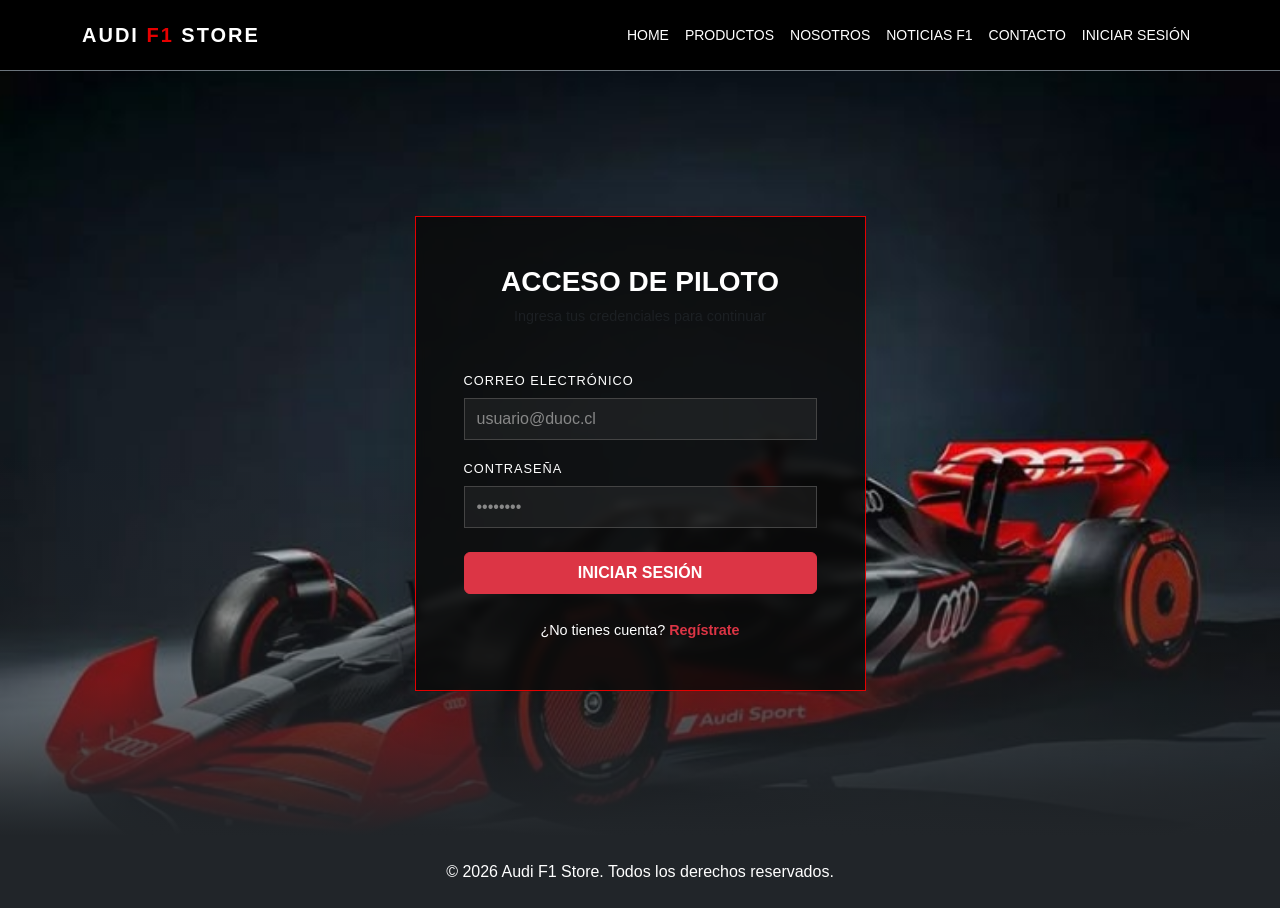
<file: views_tienda/login.html>
<!doctype html>
<html lang="es">
  <head>
    <meta charset="UTF-8" />
    <meta name="viewport" content="width=device-width, initial-scale=1.0" />
    <title>Iniciar Sesión - Audi F1 Store</title>
    <link href="https://cdn.jsdelivr.net/npm/bootstrap@5.3.3/dist/css/bootstrap.min.css" rel="stylesheet" />
    <link rel="stylesheet" href="../css/styles.css" />
    <link rel="stylesheet" href="../css/login.css" />
  </head>

  <body>
    <header>
      <nav class="navbar navbar-expand-lg navbar-dark border-bottom border-secondary">
        <div class="container">
          <a class="navbar-brand fw-bold" href="../index.html">
            AUDI
            <span>F1</span>
            STORE
          </a>
          <button class="navbar-toggler" type="button" data-bs-toggle="collapse" data-bs-target="#menuTienda" aria-controls="menuTienda" aria-expanded="false" aria-label="Toggle navigation">
            <span class="navbar-toggler-icon"></span>
          </button>

          <div class="collapse navbar-collapse" id="menuTienda">
            <ul class="navbar-nav ms-auto mb-2 mb-lg-0">
              <li class="nav-item"><a class="nav-link" href="../index.html">Home</a></li>
              <li class="nav-item"><a class="nav-link" href="productos.html">Productos</a></li>
              <li class="nav-item"><a class="nav-link" href="nosotros.html">Nosotros</a></li>
              <li class="nav-item"><a class="nav-link" href="blog.html">Noticias F1</a></li>
              <li class="nav-item"><a class="nav-link" href="contacto.html">Contacto</a></li>
              <li class="nav-item"><a class="nav-link active" href="login.html">Iniciar Sesión</a></li>
            </ul>
          </div>
        </div>
      </nav>
    </header>

    <main class="login-section">
      <div class="container py-5">
        <div class="row justify-content-center">
          <div class="col-12 col-md-6 col-lg-5">
            <!-- Tarjeta de Login -->
            <div class="card p-4 p-md-5 login-card shadow-lg">
              <div class="text-center mb-4">
                <h3 class="fw-bold text-uppercase">ACCESO DE PILOTO</h3>
                <p class="text-muted fs-sm">Ingresa tus credenciales para continuar</p>
              </div>

              <div id="login-error-msg" class="alert alert-danger d-none fs-xs" role="alert"></div>

              <form id="form-login" novalidate>
                <!--CORREO-->
                <div class="mb-3">
                  <label for="correo" class="form-label text-uppercase form-label-mini">Correo Electrónico</label>
                  <input type="email" class="form-control py-2" id="correo" name="correo" autocomplete="email" list="dominios-correo" placeholder="usuario@duoc.cl" required />
                  <datalist id="dominios-correo">
                    <option value="@duoc.cl"></option>
                    <option value="@profesor.duoc.cl"></option>
                    <option value="@gmail.com"></option>
                  </datalist>
                </div>
                <!--CONTRASEÑA-->
                <div class="mb-4">
                  <label for="password" class="form-label text-uppercase form-label-mini">Contraseña</label>
                  <input type="password" class="form-control py-2" id="password" name="password" autocomplete="current-password" placeholder="••••••••" required />
                </div>

                <button type="submit" class="btn btn-danger w-100 fw-bold py-2">INICIAR SESIÓN</button>
              </form>

              <div class="text-center mt-4">
                <a href="registro.html" class="text-white text-decoration-none fs-sm">
                  ¿No tienes cuenta?
                  <span class="text-danger fw-bold">Regístrate</span>
                </a>
              </div>
            </div>
          </div>
        </div>
      </div>
    </main>

    <footer class="bg-dark text-white text-center py-4">
      <p class="mb-0">© 2026 Audi F1 Store. Todos los derechos reservados.</p>
    </footer>

    <script src="https://cdn.jsdelivr.net/npm/bootstrap@5.3.3/dist/js/bootstrap.bundle.min.js"></script>
    <script src="../js/validaciones.js"></script>
  </body>
</html>
</file>
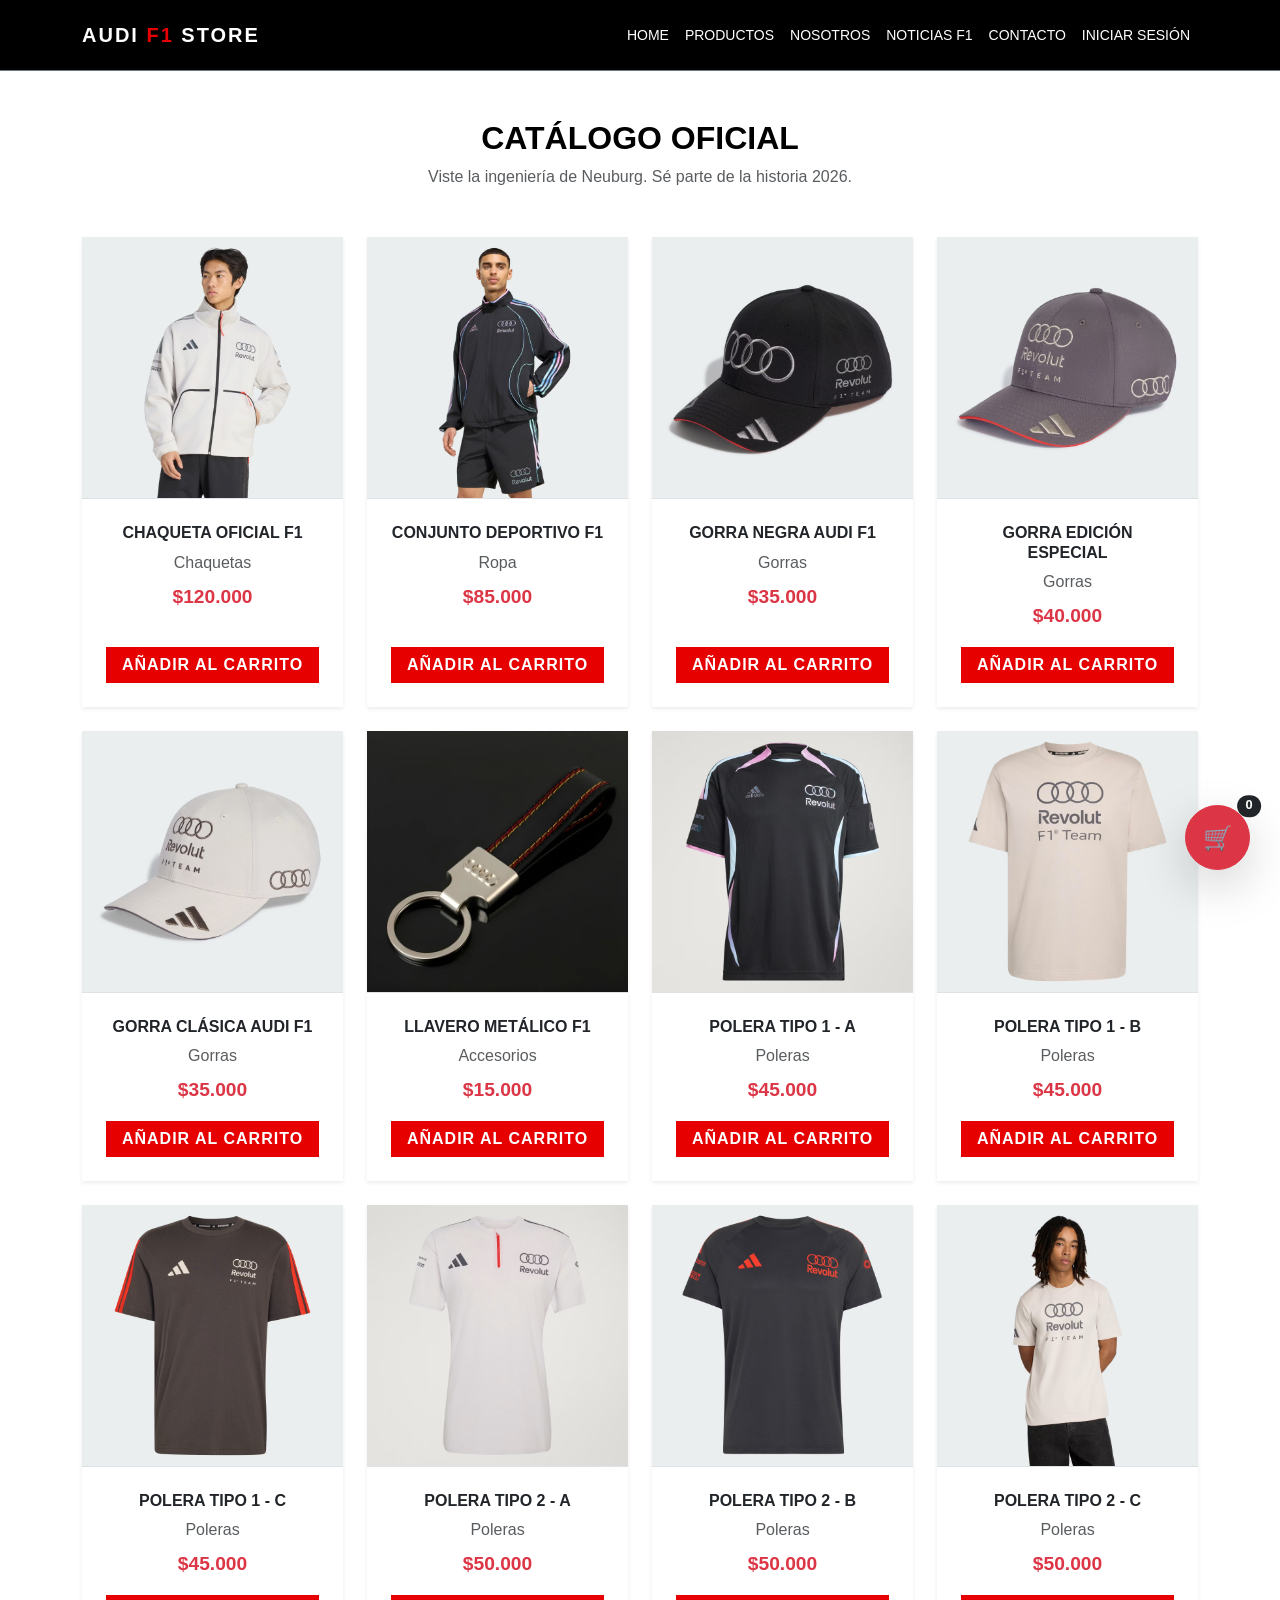
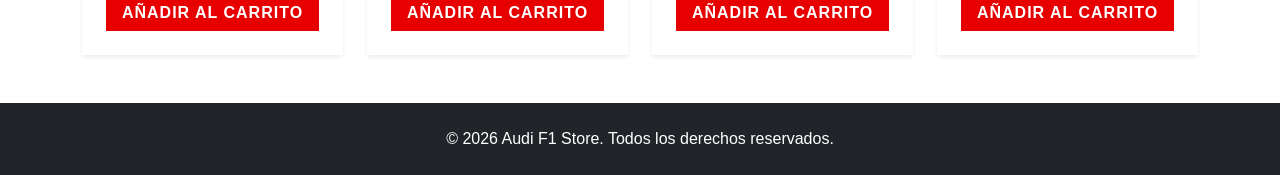
<file: views_tienda/productos.html>
<!doctype html>
<html lang="es">
  <head>
    <meta charset="UTF-8" />
    <meta name="viewport" content="width=device-width, initial-scale=1.0" />
    <title>Catálogo Oficial - Audi F1 Store</title>
    <link href="https://cdn.jsdelivr.net/npm/bootstrap@5.3.3/dist/css/bootstrap.min.css" rel="stylesheet" />
    <link rel="stylesheet" href="../css/styles.css" />
    <link rel="stylesheet" href="../css/carrito.css" />
  </head>
  <body>
    <header>
      <nav class="navbar navbar-expand-lg navbar-dark border-bottom border-secondary">
        <div class="container">
          <a class="navbar-brand fw-bold" href="../index.html">
            AUDI
            <span>F1</span>
            STORE
          </a>
          <button class="navbar-toggler" type="button" data-bs-toggle="collapse" data-bs-target="#menuTienda" aria-controls="menuTienda" aria-expanded="false" aria-label="Toggle navigation">
            <span class="navbar-toggler-icon"></span>
          </button>

          <div class="collapse navbar-collapse" id="menuTienda">
            <ul class="navbar-nav ms-auto mb-2 mb-lg-0">
              <li class="nav-item"><a class="nav-link" href="../index.html">Home</a></li>
              <li class="nav-item"><a class="nav-link active" href="productos.html">Productos</a></li>
              <li class="nav-item"><a class="nav-link" href="nosotros.html">Nosotros</a></li>
              <li class="nav-item"><a class="nav-link" href="blog.html">Noticias F1</a></li>
              <li class="nav-item"><a class="nav-link" href="contacto.html">Contacto</a></li>
              <li class="nav-item"><a class="nav-link" href="login.html">Iniciar Sesión</a></li>
            </ul>
          </div>
        </div>
      </nav>
    </header>

    <main class="container py-5 min-vh-100">
      <div class="text-center mb-5">
        <h2 class="fw-bold text-uppercase">Catálogo Oficial</h2>
        <p class="text-muted">Viste la ingeniería de Neuburg. Sé parte de la historia 2026.</p>
      </div>

      <!-- Contenedor donde JS inyectará las 12 tarjetas de productos -->
      <div id="contenedor-productos" class="row g-4"></div>
    </main>

    <button
      class="btn btn-danger rounded-circle shadow-lg d-flex justify-content-center align-items-center btn-carrito-flotante"
      type="button"
      data-bs-toggle="offcanvas"
      data-bs-target="#offcanvasCarrito"
      aria-controls="offcanvasCarrito"
    >
      🛒
      <span id="contador-carrito" class="position-absolute top-0 start-100 translate-middle badge rounded-pill bg-dark fs-xxs">0</span>
    </button>

    <div class="offcanvas offcanvas-end bg-dark text-white" tabindex="-1" id="offcanvasCarrito" aria-labelledby="offcanvasCarritoLabel">
      <div class="offcanvas-header border-bottom border-secondary">
        <h5 class="offcanvas-title fw-bold text-uppercase" id="offcanvasCarritoLabel">Tu Canasta</h5>
        <button type="button" class="btn-close btn-close-white" data-bs-dismiss="offcanvas" aria-label="Close"></button>
      </div>
      <div class="offcanvas-body d-flex flex-column">
        <div id="lista-carrito-burbuja" class="flex-grow-1 overflow-auto"></div>
        <div class="mt-auto pt-3 border-top border-secondary">
          <a href="carrito.html" class="btn btn-danger w-100 fw-bold py-3 rounded-0">VER CARRITO COMPLETO</a>
        </div>
      </div>
    </div>

    <footer class="bg-dark text-white text-center py-4 mt-auto">
      <p class="mb-0">© 2026 Audi F1 Store. Todos los derechos reservados.</p>
    </footer>

    <script src="https://cdn.jsdelivr.net/npm/bootstrap@5.3.3/dist/js/bootstrap.bundle.min.js"></script>
    <script src="../js/carrito.js"></script>
  </body>
</html>
</file>
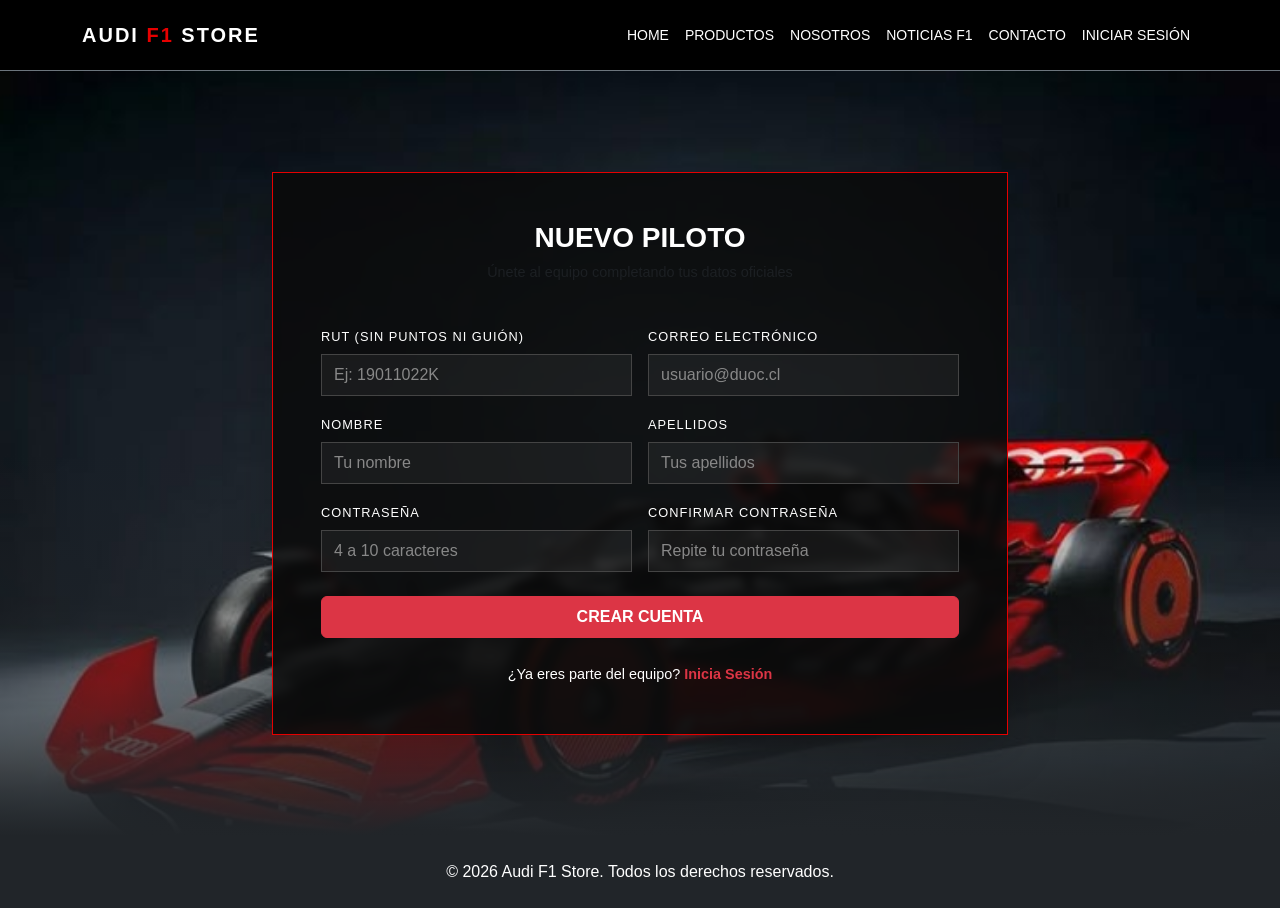
<file: views_tienda/registro.html>
<!doctype html>
<html lang="es">
  <head>
    <meta charset="UTF-8" />
    <meta name="viewport" content="width=device-width, initial-scale=1.0" />
    <title>Registro de Piloto - Audi F1 Store</title>
    <link href="https://cdn.jsdelivr.net/npm/bootstrap@5.3.3/dist/css/bootstrap.min.css" rel="stylesheet" />
    <link rel="stylesheet" href="../css/styles.css" />
    <link rel="stylesheet" href="../css/login.css" />
  </head>

  <body>
    <header>
      <nav class="navbar navbar-expand-lg navbar-dark border-bottom border-secondary">
        <div class="container">
          <a class="navbar-brand fw-bold" href="../index.html">
            AUDI
            <span>F1</span>
            STORE
          </a>
          <button class="navbar-toggler" type="button" data-bs-toggle="collapse" data-bs-target="#menuTienda" aria-controls="menuTienda" aria-expanded="false" aria-label="Toggle navigation">
            <span class="navbar-toggler-icon"></span>
          </button>

          <div class="collapse navbar-collapse" id="menuTienda">
            <ul class="navbar-nav ms-auto mb-2 mb-lg-0">
              <li class="nav-item"><a class="nav-link" href="../index.html">Home</a></li>
              <li class="nav-item"><a class="nav-link" href="productos.html">Productos</a></li>
              <li class="nav-item"><a class="nav-link" href="nosotros.html">Nosotros</a></li>
              <li class="nav-item"><a class="nav-link" href="blog.html">Noticias F1</a></li>
              <li class="nav-item"><a class="nav-link" href="contacto.html">Contacto</a></li>
              <li class="nav-item"><a class="nav-link" href="login.html">Iniciar Sesión</a></li>
            </ul>
          </div>
        </div>
      </nav>
    </header>

    <main class="login-section">
      <div class="container py-5">
        <div class="row justify-content-center">
          <div class="col-12 col-md-10 col-lg-8">
            <!-- Tarjeta con Glassmorphism -->
            <div class="card p-4 p-md-5 login-card shadow-lg">
              <div class="text-center mb-4">
                <h3 class="fw-bold text-uppercase">NUEVO PILOTO</h3>
                <p class="text-muted fs-sm">Únete al equipo completando tus datos oficiales</p>
              </div>

              <div id="registro-error-msg" class="alert alert-danger d-none fs-xs" role="alert"></div>

              <form id="form-registro" novalidate>
                <div class="row g-3">
                  <div class="col-md-6">
                    <label for="rut" class="form-label text-uppercase form-label-mini">RUT (Sin puntos ni guión)</label>
                    <input type="text" class="form-control py-2" id="rut" name="rut" autocomplete="off" placeholder="Ej: 19011022K" required />
                  </div>

                  <div class="col-md-6">
                    <label for="correo-reg" class="form-label text-uppercase form-label-mini">Correo Electrónico</label>
                    <input type="email" class="form-control py-2" id="correo-reg" name="correo-reg" autocomplete="email" list="dominios-correo" placeholder="usuario@duoc.cl" required />
                    <datalist id="dominios-correo">
                      <option value="@duoc.cl"></option>
                      <option value="@profesor.duoc.cl"></option>
                      <option value="@gmail.com"></option>
                    </datalist>
                  </div>

                  <div class="col-md-6">
                    <label for="nombre" class="form-label text-uppercase form-label-mini">Nombre</label>
                    <input type="text" class="form-control py-2" id="nombre" name="nombre" autocomplete="given-name" placeholder="Tu nombre" required />
                  </div>

                  <div class="col-md-6">
                    <label for="apellidos" class="form-label text-uppercase form-label-mini">Apellidos</label>
                    <input type="text" class="form-control py-2" id="apellidos" name="apellidos" autocomplete="family-name" placeholder="Tus apellidos" required />
                  </div>

                  <div class="col-md-6">
                    <label for="password-reg" class="form-label text-uppercase form-label-mini">Contraseña</label>
                    <input type="password" class="form-control py-2" id="password-reg" name="password-reg" autocomplete="new-password" placeholder="4 a 10 caracteres" required />
                  </div>

                  <div class="col-md-6">
                    <label for="password-conf" class="form-label text-uppercase form-label-mini">Confirmar Contraseña</label>
                    <input type="password" class="form-control py-2" id="password-conf" name="password-conf" autocomplete="new-password" placeholder="Repite tu contraseña" required />
                  </div>
                </div>

                <div class="mt-4">
                  <button type="submit" class="btn btn-danger w-100 fw-bold py-2">CREAR CUENTA</button>
                </div>
              </form>

              <div class="text-center mt-4">
                <a href="login.html" class="text-white text-decoration-none fs-sm">
                  ¿Ya eres parte del equipo?
                  <span class="text-danger fw-bold">Inicia Sesión</span>
                </a>
              </div>
            </div>
          </div>
        </div>
      </div>
    </main>

    <footer class="bg-dark text-white text-center py-4">
      <p class="mb-0">© 2026 Audi F1 Store. Todos los derechos reservados.</p>
    </footer>

    <script src="https://cdn.jsdelivr.net/npm/bootstrap@5.3.3/dist/js/bootstrap.bundle.min.js"></script>
    <script src="../js/validaciones.js"></script>
  </body>
</html>
</file>
<file: css/carrito.css>
/* =========================================
   ESTILOS EXCLUSIVOS DEL CARRITO DE COMPRAS
   (Vista completa y burbuja flotante)
========================================= */

/* --- Vista completa --- */
.carrito-resumen-card {
  background-color: var(--color-gris-claro) !important;
}

.carrito-cupon-label {
  font-size: 0.9rem;
}

.carrito-tabla-img {
  width: 100px;
  height: 100px;
  object-fit: cover;
}

/* --- Burbuja Flotante  --- */
.carrito-burbuja-img {
  width: 60px;
  height: 60px;
  object-fit: cover;
}

.carrito-burbuja-title {
  font-size: 0.95rem;
}

/* --- Tarjeta de producto del catálogo (generada por carrito.js) --- */
.producto-card-title {
  font-size: 1rem;
}

.producto-card-precio {
  font-size: 1.2rem;
}

/* --- Ficha de detalle de producto --- */
.detalle-img {
  max-height: 550px;
  object-fit: contain;
}

.detalle-titulo {
  font-size: 2.5rem;
}

.detalle-desc {
  line-height: 1.8;
  font-size: 1.05rem;
}

.detalle-perks {
  font-size: 0.9rem;
}

.btn-detalle-comprar {
  font-size: 1.2rem;
  letter-spacing: 2px;
}
</file>
<file: css/admin.css>
/* =========================================
   ESTILOS EXCLUSIVOS DEL DASHBOARD ADMIN
========================================= */

/* Fondo general claro para maximizar legibilidad en tablas de datos */
body.admin-body {
  background-color: #f4f6f9;
}

/* Panel lateral de navegación (Sidebar) */
.admin-sidebar {
  min-height: 100vh;
  background-color: var(--color-principal);
  border-right: 2px solid var(--color-secundario);
}

/* Enlaces del menú lateral */
.admin-sidebar .nav-link {
  color: #adb5bd;
  font-weight: 500;
  margin-bottom: 0.5rem;
  border-radius: 0;
  transition: all 0.3s ease;
}

/* Efecto hover y estado activo (Rojo Audi) */
.admin-sidebar .nav-link:hover,
.admin-sidebar .nav-link.active {
  color: #ffffff;
  background-color: var(--color-secundario);
  padding-left: 1.5rem; /* Pequeña animación hacia la derecha al pasar el mouse */
}

/* Área de contenido principal */
.admin-content {
  padding: 2.5rem;
}

/* Tarjetas de estadísticas (Kpis) */
.kpi-card {
  border-radius: 0 !important;
  border: none;
  border-left: 4px solid var(--color-secundario) !important;
}

/* Subtítulo bajo el logo del panel */
.admin-brand-subtitle {
  font-size: 0.8rem;
  letter-spacing: 2px;
}

/* Miniatura de producto en las tablas del mantenedor */
.admin-thumb {
  width: 45px;
  height: 45px;
  object-fit: cover;
}
</file>
<file: css/login.css>
/* =========================================
   ESTILOS EXCLUSIVOS DEL LOGIN
========================================= */

.login-section {
  background-image: linear-gradient(to bottom, rgba(33, 37, 41, 0) 50%, rgba(33, 37, 41, 1) 100%), url("../img/bg-login.jpg");
  background-size: cover;
  background-position: center;
  background-repeat: no-repeat;
  /* Color oscuro de respaldo por si la imagen no carga */
  background-color: var(--color-gris-oscuro);
  min-height: 85vh;
  display: flex;
  align-items: center;
  justify-content: center;
}

/* Tarjeta del formulario con transparencia y desenfoque (Glassmorphism) */
.login-card {
  background: rgba(10, 10, 10, 0.85); /* Fondo casi negro semi-transparente */
  border: 1px solid var(--color-secundario); /* Borde rojo Audi */
  border-radius: 0; /* Estilo agresivo/deportivo */
  color: var(--color-fondo);
  backdrop-filter: blur(5px); /* Desenfoque elegante del fondo */
}

/* Ajustes a los campos de texto para el modo oscuro */
.login-card .form-control {
  background-color: rgba(255, 255, 255, 0.05);
  border: 1px solid #444;
  color: white;
  border-radius: 0;
}

.login-card .form-control:focus {
  background-color: rgba(255, 255, 255, 0.1);
  border-color: var(--color-secundario);
  box-shadow: none;
  color: white;
}

/* placeholder gris clarito */
.login-card .form-control::placeholder {
  color: #888;
}
</file>
<file: css/styles.css>
/* =========================================================
   HOJA DE ESTILOS GLOBAL - AUDI F1 STORE
   Variables de color, reset de cajas y ajustes sobre Bootstrap 5.
========================================================= */
:root {
  /* Colores oficiales Audi F1: Negro, Rojo, Blanco y Gris Oscuro */
  --color-principal: #000000;
  --color-secundario: #e60000;
  --color-fondo: #ffffff;
  --color-gris-claro: #f4f4f4;
  --color-gris-oscuro: #1a1a1a;
  --fuente-principal: "Helvetica Neue", Arial, sans-serif;
}

/* =========================================
   RESETEO DE CAJAS Y ESTILOS BASE
========================================= */
* {
  margin: 0;
  padding: 0;
  box-sizing: border-box;
}

body {
  font-family: var(--fuente-principal);
  background-color: var(--color-fondo);
  color: var(--color-principal);
}

/* =========================================
   NAVBAR (Personalización de Bootstrap)
========================================= */
.navbar {
  padding: 15px 0;
  background-color: var(--color-principal) !important;
}

.navbar-brand {
  letter-spacing: 2px;
  text-transform: uppercase;
  color: var(--color-fondo) !important;
}

.navbar-brand span {
  color: var(--color-secundario); /* "F1" en rojo para destacar */
  font-weight: bold;
}

.nav-link {
  text-transform: uppercase;
  font-size: 14px;
  color: var(--color-fondo) !important;
  transition: color 0.3s ease; /* Transición suave */
}

.nav-link:hover {
  color: var(--color-secundario) !important; /* Hover en rojo */
}

/* =========================================
   SECCIÓN HERO (Banner Principal)
========================================= */
.bg-light {
  background-color: var(--color-gris-oscuro) !important;
  color: var(--color-fondo);
}

.bg-light p {
  color: #cccccc;
}

/* =========================================
   TARJETAS DE PRODUCTO (Card)
========================================= */
.card {
  transition:
    transform 0.3s ease,
    box-shadow 0.3s ease;
  border-radius: 0;
  border: 1px solid #eaeaea;
}

/* Efecto hover: la tarjeta se eleva ligeramente */
.card:hover {
  transform: translateY(-5px);
  box-shadow: 0 10px 20px rgba(0, 0, 0, 0.15) !important;
}

.card-title {
  font-size: 1.1rem;
  font-weight: 700;
  text-transform: uppercase;
}

/* =========================================
   BOTONES
========================================= */
.btn-dark {
  background-color: var(--color-secundario);
  border: none;
  border-radius: 0;
  text-transform: uppercase;
  font-weight: bold;
  letter-spacing: 1px;
  transition: background-color 0.3s ease;
}

.btn-dark:hover {
  background-color: #b30000; /* Rojo más oscuro al pasar el mouse */
}

/* =========================================
   UTILIDADES DE TIPOGRAFÍA
   (Reemplazan los style="" en línea del HTML)
========================================= */
.fs-sm {
  font-size: 0.9rem;
}
.fs-xs {
  font-size: 0.85rem;
}
.fs-xxs {
  font-size: 0.8rem;
}
.fs-tiny {
  font-size: 0.75rem;
}
.ls-1 {
  letter-spacing: 1px;
}
.ls-2 {
  letter-spacing: 2px;
}
.parrafo {
  line-height: 1.8;
}

/* Etiqueta de formulario pequeña en mayúsculas */
.form-label-mini {
  font-size: 0.8rem;
  letter-spacing: 1px;
}

/* Acento superior de color en tarjetas */
.card-top-accent {
  border-top: 4px solid var(--color-secundario) !important;
}

/* =========================================
   BOTÓN FLOTANTE DEL CARRITO (Burbuja)
========================================= */
.btn-carrito-flotante {
  position: fixed;
  bottom: 30px;
  right: 30px;
  width: 65px;
  height: 65px;
  z-index: 1050;
  font-size: 1.5rem;
}

/* =========================================
   MEDIA QUERIES (Diseño Responsivo)
========================================= */
/* Si la pantalla es menor a 768px (Tablets y celulares) */
@media (max-width: 768px) {
  .display-4 {
    font-size: 2.5rem; /* Achicamos el título principal en móviles */
  }
}
</file>
